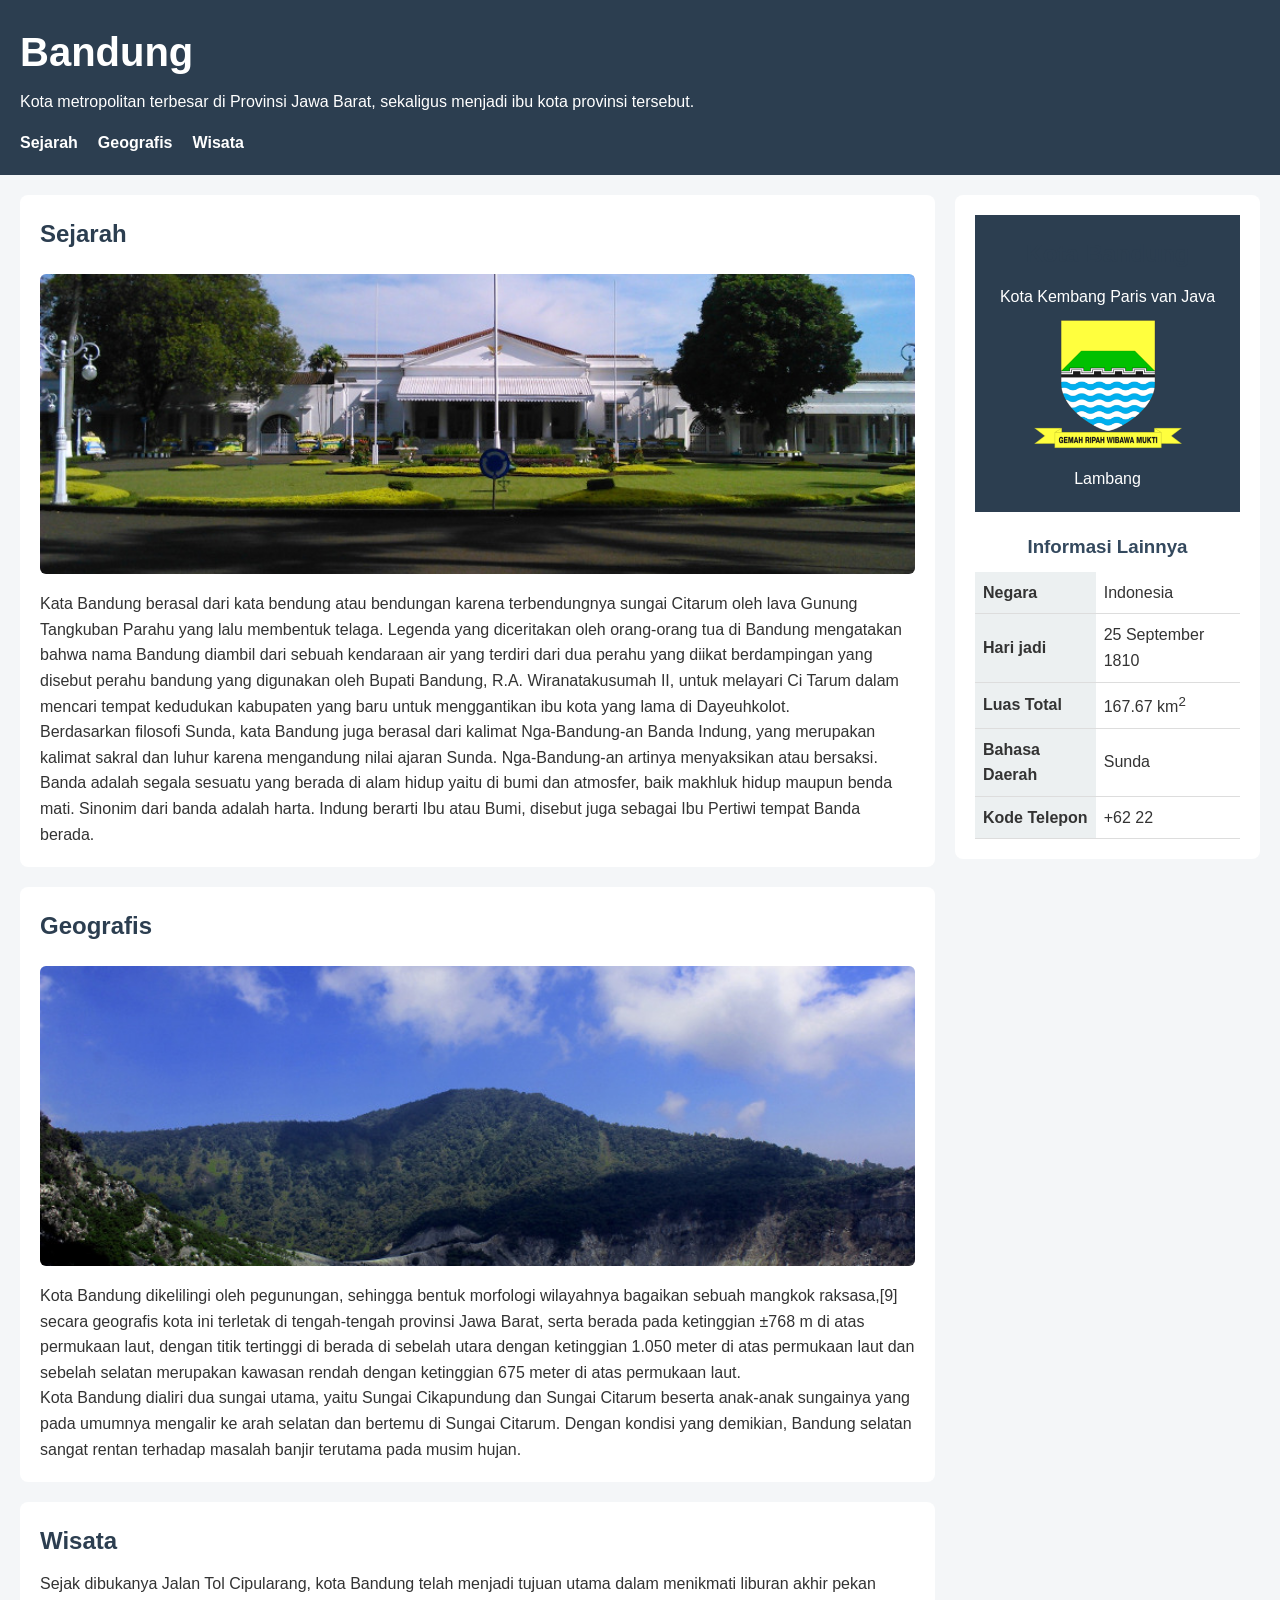
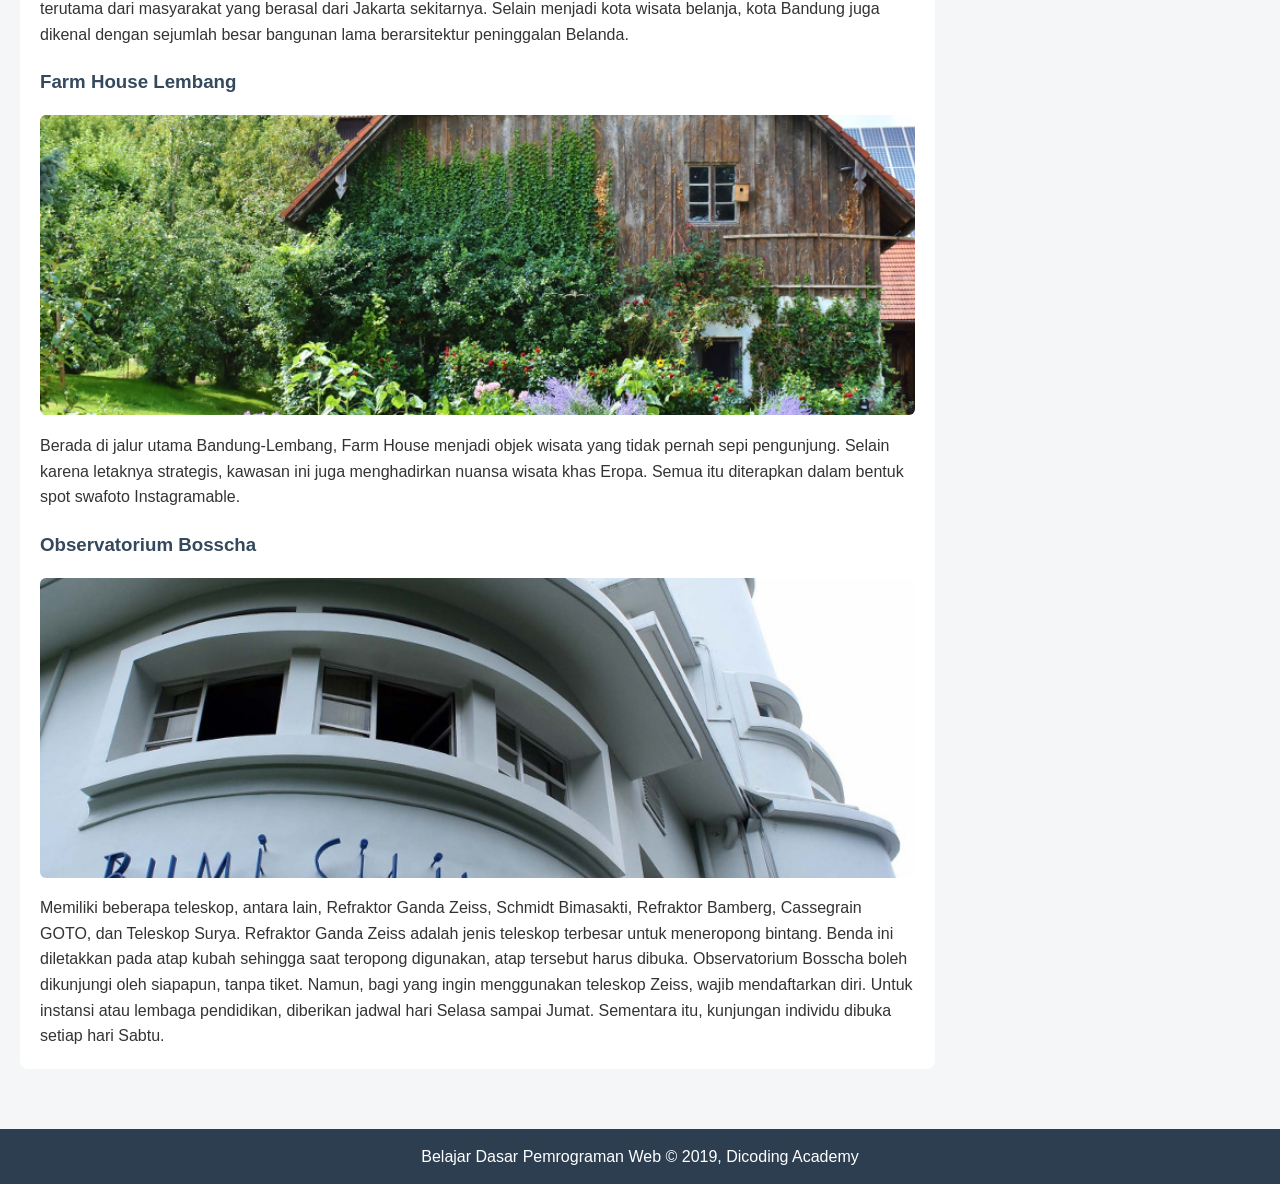
<file: index.html>
<!DOCTYPE html>
<html>
  <head>
    <meta charset="utf-8" />
    <title>Halaman Profil Bandung</title>
    <link rel="stylesheet" href="File CSS/stylebandung.css">
  </head>

  <body>
    <header>
      <h1>Bandung</h1>
      <p>
        Kota metropolitan terbesar di Provinsi Jawa Barat, sekaligus menjadi ibu kota provinsi
        tersebut.
      </p>

      <nav>
        <ul>
          <li>
            <a href="#sejarah">Sejarah</a>
          </li>
          <li>
            <a href="#geografis">Geografis</a>
          </li>
          <li>
            <a href="#wisata">Wisata</a>
          </li>
        </ul>
      </nav>
    </header>

    <main>
      <!-- Konten artikel -->
      <div id="content">
        <article id="sejarah">
          <h2>Sejarah</h2>
          <img src="image/history.jpg" alt="sejarah" />
          <p>
            Kata Bandung berasal dari kata bendung atau bendungan karena terbendungnya sungai
            Citarum oleh lava Gunung Tangkuban Parahu yang lalu membentuk telaga. Legenda yang
            diceritakan oleh orang-orang tua di Bandung mengatakan bahwa nama Bandung diambil dari
            sebuah kendaraan air yang terdiri dari dua perahu yang diikat berdampingan yang disebut
            perahu bandung yang digunakan oleh Bupati Bandung, R.A. Wiranatakusumah II, untuk
            melayari Ci Tarum dalam mencari tempat kedudukan kabupaten yang baru untuk menggantikan
            ibu kota yang lama di Dayeuhkolot.
          </p>

          <p>
            Berdasarkan filosofi Sunda, kata Bandung juga berasal dari kalimat Nga-Bandung-an Banda
            Indung, yang merupakan kalimat sakral dan luhur karena mengandung nilai ajaran Sunda.
            Nga-Bandung-an artinya menyaksikan atau bersaksi. Banda adalah segala sesuatu yang
            berada di alam hidup yaitu di bumi dan atmosfer, baik makhluk hidup maupun benda mati.
            Sinonim dari banda adalah harta. Indung berarti Ibu atau Bumi, disebut juga sebagai Ibu
            Pertiwi tempat Banda berada.
          </p>
        </article>

        <article id="geografis">
          <h2>Geografis</h2>
          <img src="image/geografis.jpg" alt="geografis" />
          <p>
            Kota Bandung dikelilingi oleh pegunungan, sehingga bentuk morfologi wilayahnya bagaikan
            sebuah mangkok raksasa,[9] secara geografis kota ini terletak di tengah-tengah provinsi
            Jawa Barat, serta berada pada ketinggian ±768 m di atas permukaan laut, dengan titik
            tertinggi di berada di sebelah utara dengan ketinggian 1.050 meter di atas permukaan
            laut dan sebelah selatan merupakan kawasan rendah dengan ketinggian 675 meter di atas
            permukaan laut.
          </p>

          <p>
            Kota Bandung dialiri dua sungai utama, yaitu Sungai Cikapundung dan Sungai Citarum
            beserta anak-anak sungainya yang pada umumnya mengalir ke arah selatan dan bertemu di
            Sungai Citarum. Dengan kondisi yang demikian, Bandung selatan sangat rentan terhadap
            masalah banjir terutama pada musim hujan.
          </p>
        </article>

        <article id="wisata">
          <h2>Wisata</h2>
          <p>
            Sejak dibukanya Jalan Tol Cipularang, kota Bandung telah menjadi tujuan utama dalam
            menikmati liburan akhir pekan terutama dari masyarakat yang berasal dari Jakarta
            sekitarnya. Selain menjadi kota wisata belanja, kota Bandung juga dikenal dengan
            sejumlah besar bangunan lama berarsitektur peninggalan Belanda.
          </p>

          <section>
            <h3>Farm House Lembang</h3>
            <img src="image/farm-house.jpg" alt="farm house" />
            <p>
              Berada di jalur utama Bandung-Lembang, Farm House menjadi objek wisata yang tidak
              pernah sepi pengunjung. Selain karena letaknya strategis, kawasan ini juga
              menghadirkan nuansa wisata khas Eropa. Semua itu diterapkan dalam bentuk spot swafoto
              Instagramable.
            </p>
          </section>

          <section>
            <h3>Observatorium Bosscha</h3>
            <img src="image/bosscha.jpg" alt="bosscha" />
            <p>
              Memiliki beberapa teleskop, antara lain, Refraktor Ganda Zeiss, Schmidt Bimasakti,
              Refraktor Bamberg, Cassegrain GOTO, dan Teleskop Surya. Refraktor Ganda Zeiss adalah
              jenis teleskop terbesar untuk meneropong bintang. Benda ini diletakkan pada atap kubah
              sehingga saat teropong digunakan, atap tersebut harus dibuka. Observatorium Bosscha
              boleh dikunjungi oleh siapapun, tanpa tiket. Namun, bagi yang ingin menggunakan
              teleskop Zeiss, wajib mendaftarkan diri. Untuk instansi atau lembaga pendidikan,
              diberikan jadwal hari Selasa sampai Jumat. Sementara itu, kunjungan individu dibuka
              setiap hari Sabtu.
            </p>
          </section>
        </article>
      </div>

      <!-- Konten samping -->
      <aside>
        <article>
          <header>
            <h2>Kota Bandung</h2>
            <p>Kota Kembang Paris van Java</p>
            <figure>
              <img src="image/bandung-badge.png" />
              <figcaption>Lambang</figcaption>
            </figure>
          </header>

          <section>
            <h3>Informasi Lainnya</h3>

            <table>
              <tr>
                <th>Negara</th>
                <td>Indonesia</td>
              </tr>
              <tr>
                <th>Hari jadi</th>
                <td>25 September 1810</td>
              </tr>
              <tr>
                <th>Luas Total</th>
                <td>167.67 km<sup>2</sup></td>
              </tr>
              <tr>
                <th>Bahasa Daerah</th>
                <td>Sunda</td>
              </tr>
              <tr>
                <th>Kode Telepon</th>
                <td>+62 22</td>
              </tr>
            </table>
          </section>
        </article>
      </aside>
    </main>

    <footer>
      <p>Belajar Dasar Pemrograman Web &#169; 2019, Dicoding Academy</p>
    </footer>
  </body>
</html>
</file>
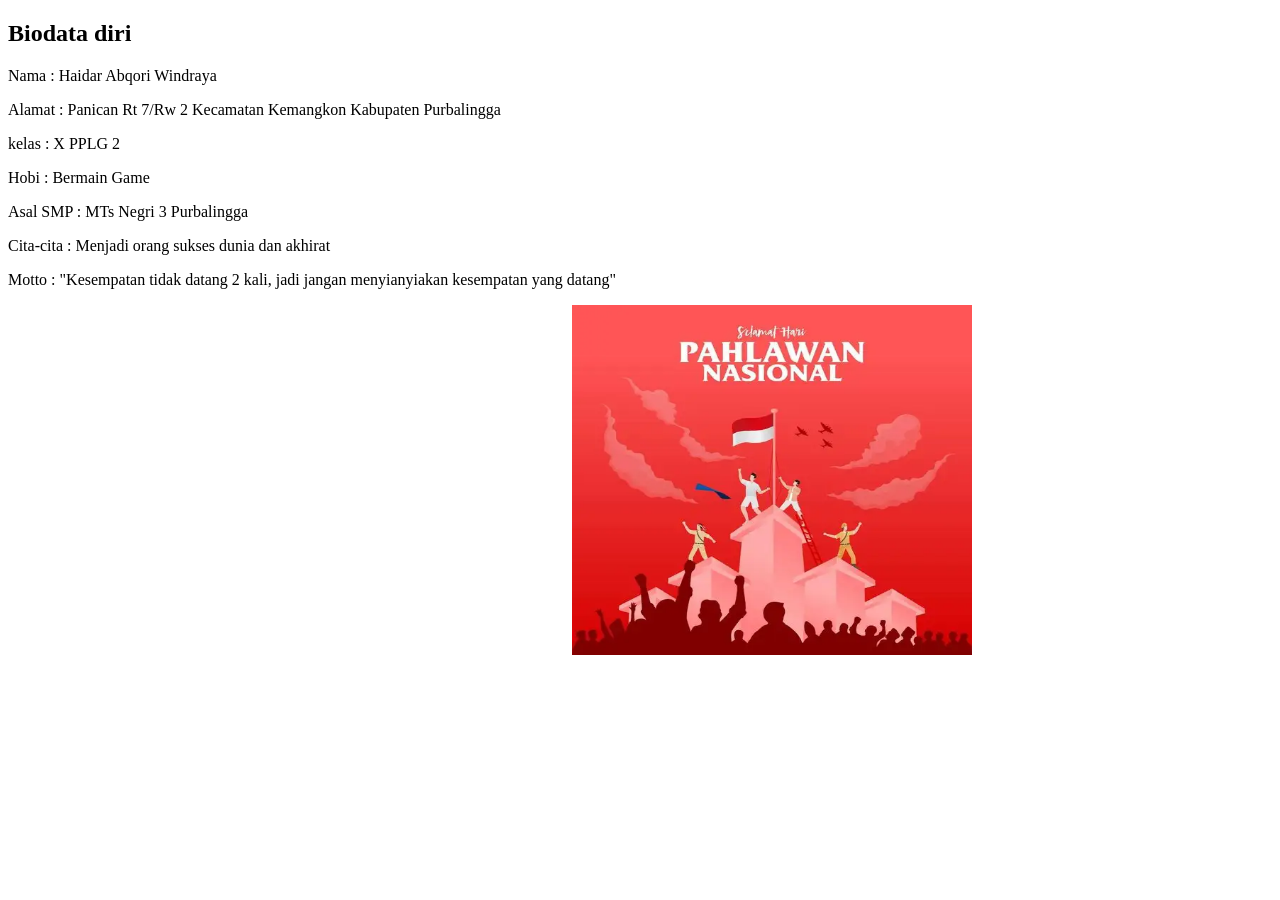
<file: biodata.html>
<!DOCTYPE html>
<html lang="en">
<head>
    <meta charset="UTF-8">
    <meta name="viewport" content="width=device-width, initial-scale=1.0">
    <title>Biodata diri</title>
</head>
<body>
    <h2>Biodata diri</h2>
    <p>
        Nama : Haidar Abqori Windraya
    </p>
    <p>
        Alamat : Panican Rt 7/Rw 2 Kecamatan Kemangkon Kabupaten Purbalingga
    </p>
    <p>
        kelas : X PPLG 2
    </p>
    <p>
        Hobi : Bermain Game
    </p>
    <p>
        Asal SMP : MTs Negri 3 Purbalingga
    </p>
    <p>
        Cita-cita :  Menjadi orang sukses dunia dan akhirat
    </p>
    <p>
        Motto : "Kesempatan tidak datang 2 kali, jadi jangan menyianyiakan kesempatan yang datang"
    </p>
    
    <iframe width="560" height="315" src="https://www.youtube.com/embed/1ucLq6JTxac?si=jteq66Y8T9PtTmmN" title="YouTube video player" frameborder="0" allow="accelerometer; autoplay; clipboard-write; encrypted-media; gyroscope; picture-in-picture; web-share" referrerpolicy="strict-origin-when-cross-origin" allowfullscreen></iframe>
    <img src="image/Hari_Pahlawan_9.width-800.format-webp.webp" alt="Gambar Poster Hari Pahlawan" width="400" height="350"
</body>
</html>
</file>
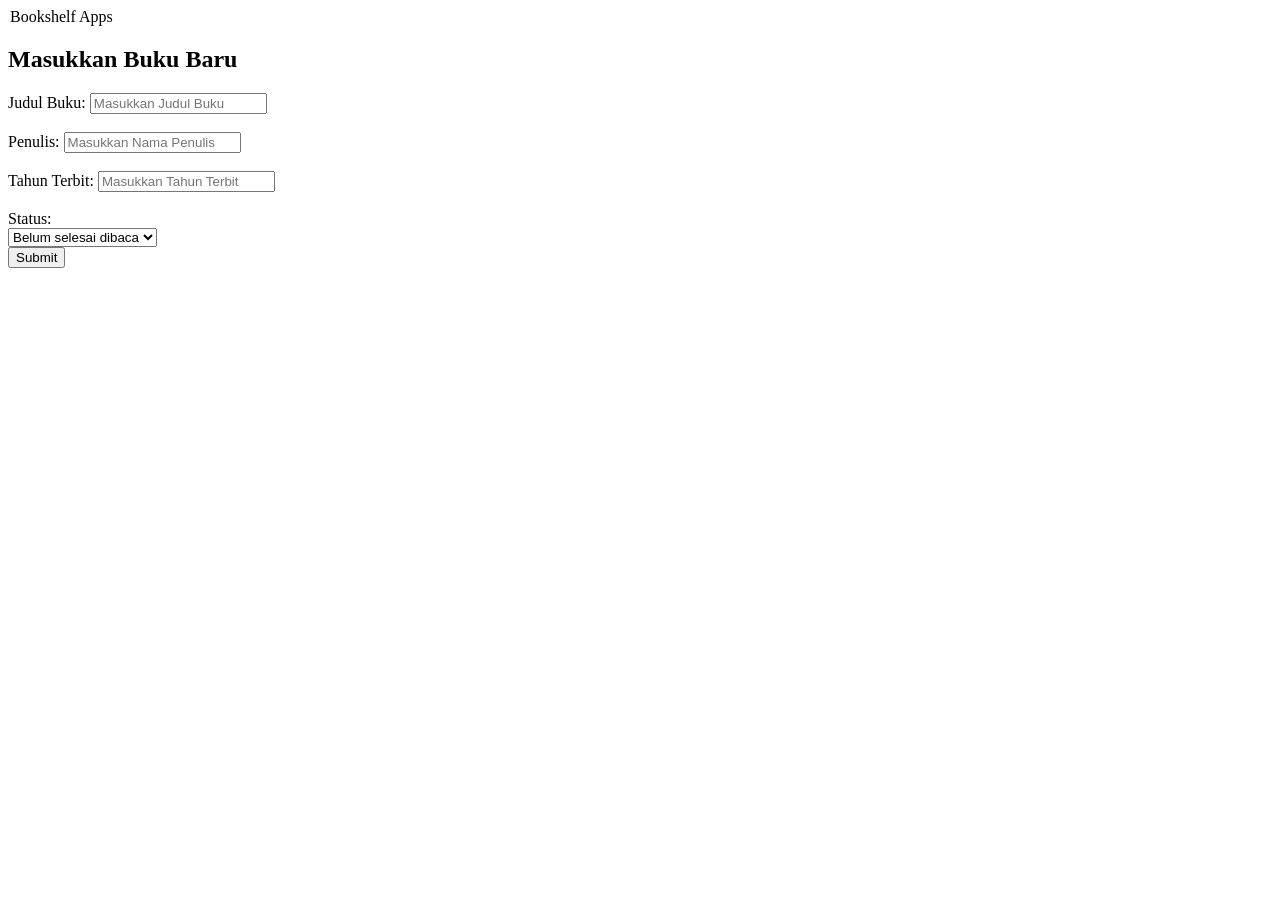
<file: bookshelf.html>
<!DOCTYPE html>
<html lang="en">
<head>
    <meta charset="UTF-8">
    <meta name="viewport" content="width=device-width, initial-scale=1.0">
    <title>Bookshelf</title>
</head>
<body>
    <form>
        <legend>Bookshelf Apps</legend>
        <h2>Masukkan Buku Baru</h2>
        <div>
            <label for="judul">Judul Buku:</label>
            <input type="text" id="judul" name="judul" placeholder="Masukkan Judul Buku"><br><br>
        </div>

        <div>
            <label for="penulis">Penulis:</label>
            <input type="text" id="penulis" name="penulis" placeholder="Masukkan Nama Penulis"><br><br>
        </div>

        <div>
            <label for="tahun">Tahun Terbit:</label>
            <input type="number" id="tahun" name="tahun" placeholder="Masukkan Tahun Terbit"><br><br>
        </div>

        <div>
            <div>
                <label for="status">Status:</label> <br /> 
                <select name="status" id="status"> 
                    <option value="belum">Belum selesai dibaca</option>
                    <option value="sudah">Sudah selesai dibaca</option>
                </select>
            </div>
        </div>

        <div>
            <button type="button" onclick="Tampilkandata()">Submit</button>
        </div>
    </form>
    <script>
        function Tampilkandata() {
            var judul = document.getElementById('judul').value;
            var penulis = document.getElementById('penulis').value;
            var tahun = document.getElementById('tahun').value;
            var status = document.getElementById('status').value;

            document.getElementById('output').innerHTML = 
                "Judul Buku: " + judul + "<br>" +
                "Penulis: " + penulis + "<br>" +
                "Tahun Terbit: " + tahun + "<br>" +
                "Status: " + (status === "belum" ? "Belum selesai dibaca" : "Sudah selesai dibaca");
        }
    </script>
    <div id="output"></div>
</body>
</html>
</file>
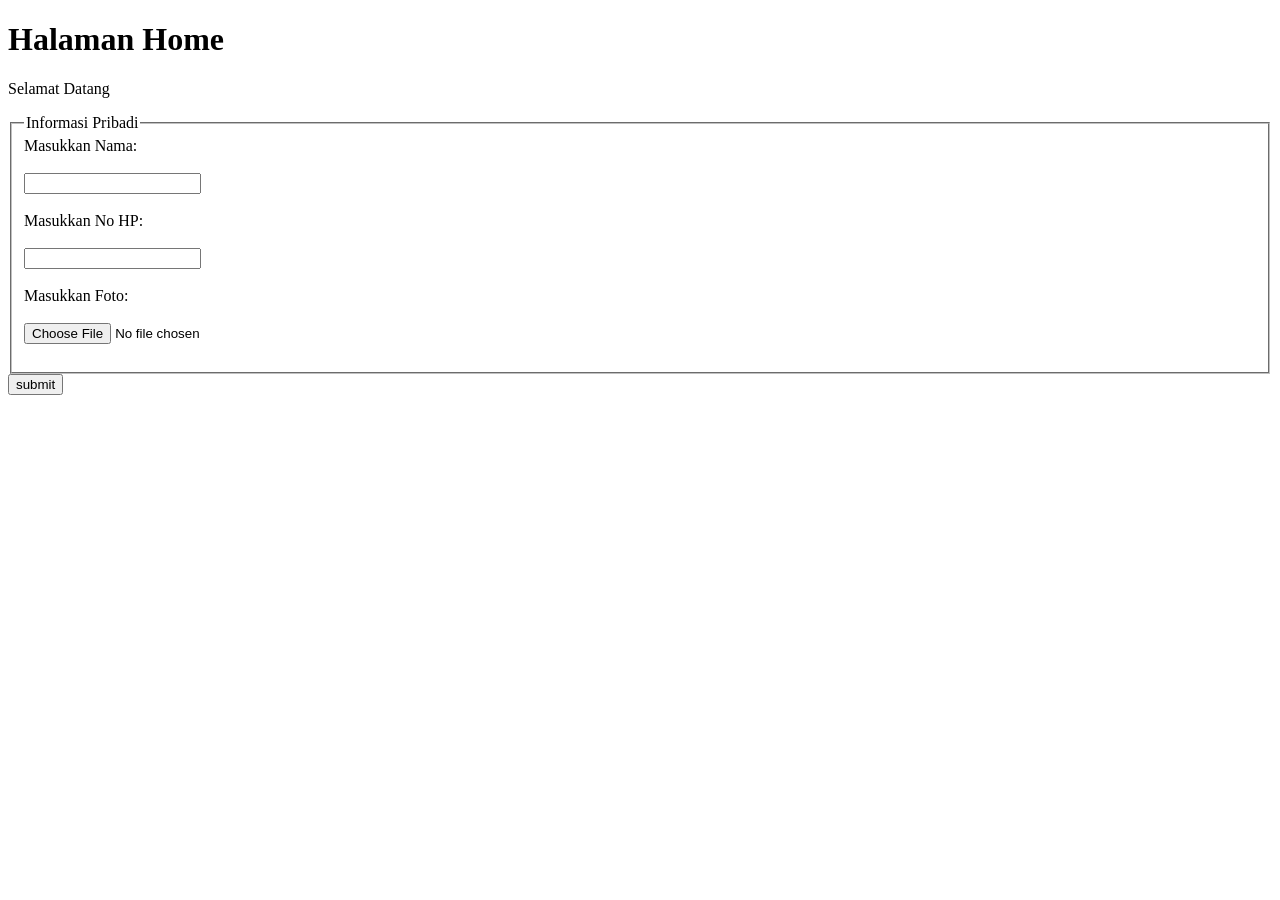
<file: dom.html>
<!DOCTYPE html>
<html lang="en">
<head>
    <meta charset="UTF-8">
    <meta name="viewport" content="width=device-width, initial-scale=1.0">
    <title>Dom</title>

</head>
<body>
    <h1 id="judul">Halaman Home</h1>
    <p>Selamat Datang</p>

    <form>
        <fieldset>
            <legend>Informasi Pribadi</legend>
            <label for="nama">Masukkan Nama:</label> <br><br>
            <input type="text" id="nama"> <br><br>
            <label for="no">Masukkan No HP:</label> <br><br>
            <input type="text" id="no"> <br><br>
            <label for="foto">Masukkan Foto:</label> <br><br>
            <input type="file" id="foto"> <br><br>
        </fieldset>
    </form>
    <button id="btn">submit</button> <br><br>
    
    <script>
        const btn = document.getElementById('btn');
        const judul = document.getElementById('judul');
        const paragraf = document.querySelector('p');
        const inputNama = document.getElementById('nama');
        const inputNo = document.getElementById('no');
        const inputFoto = document.getElementById('foto');
        

        btn.addEventListener('click' , function() {
            judul.innerText = 'Halaman Admin';
            judul.style.color = 'blue';
            paragraf.innerText = 'Selamat Datang ' + inputNama.value + ', hubungi ' + inputNo.value + ' Jika ada yang ingin ditanyakan';
            paragraf.style.color = 'blue';
            document.body.style.backgroundColor = 'yellow';
        });
        inputNama.addEventListener('input', function() {
            this.value = this.value.replace(/[^a-zA-Z\s]/g, '');
        });
        inputNo.addEventListener('input', function() {
            this.value = this.value.replace(/[^0-9]/g, '');
        });

        inputFoto.addEventListener('change', function() {
            const file = this.files[0];
            if (file) {
                const reader = new FileReader();
                reader.onload = function(e) {
                    const img = document.createElement('img');
                    img.src = e.target.result;
                    img.style.maxWidth = '200px';
                    document.body.appendChild(img);
                }
                reader.readAsDataURL(file);
            }
        });

    </script>
</body>
</html>
</file>
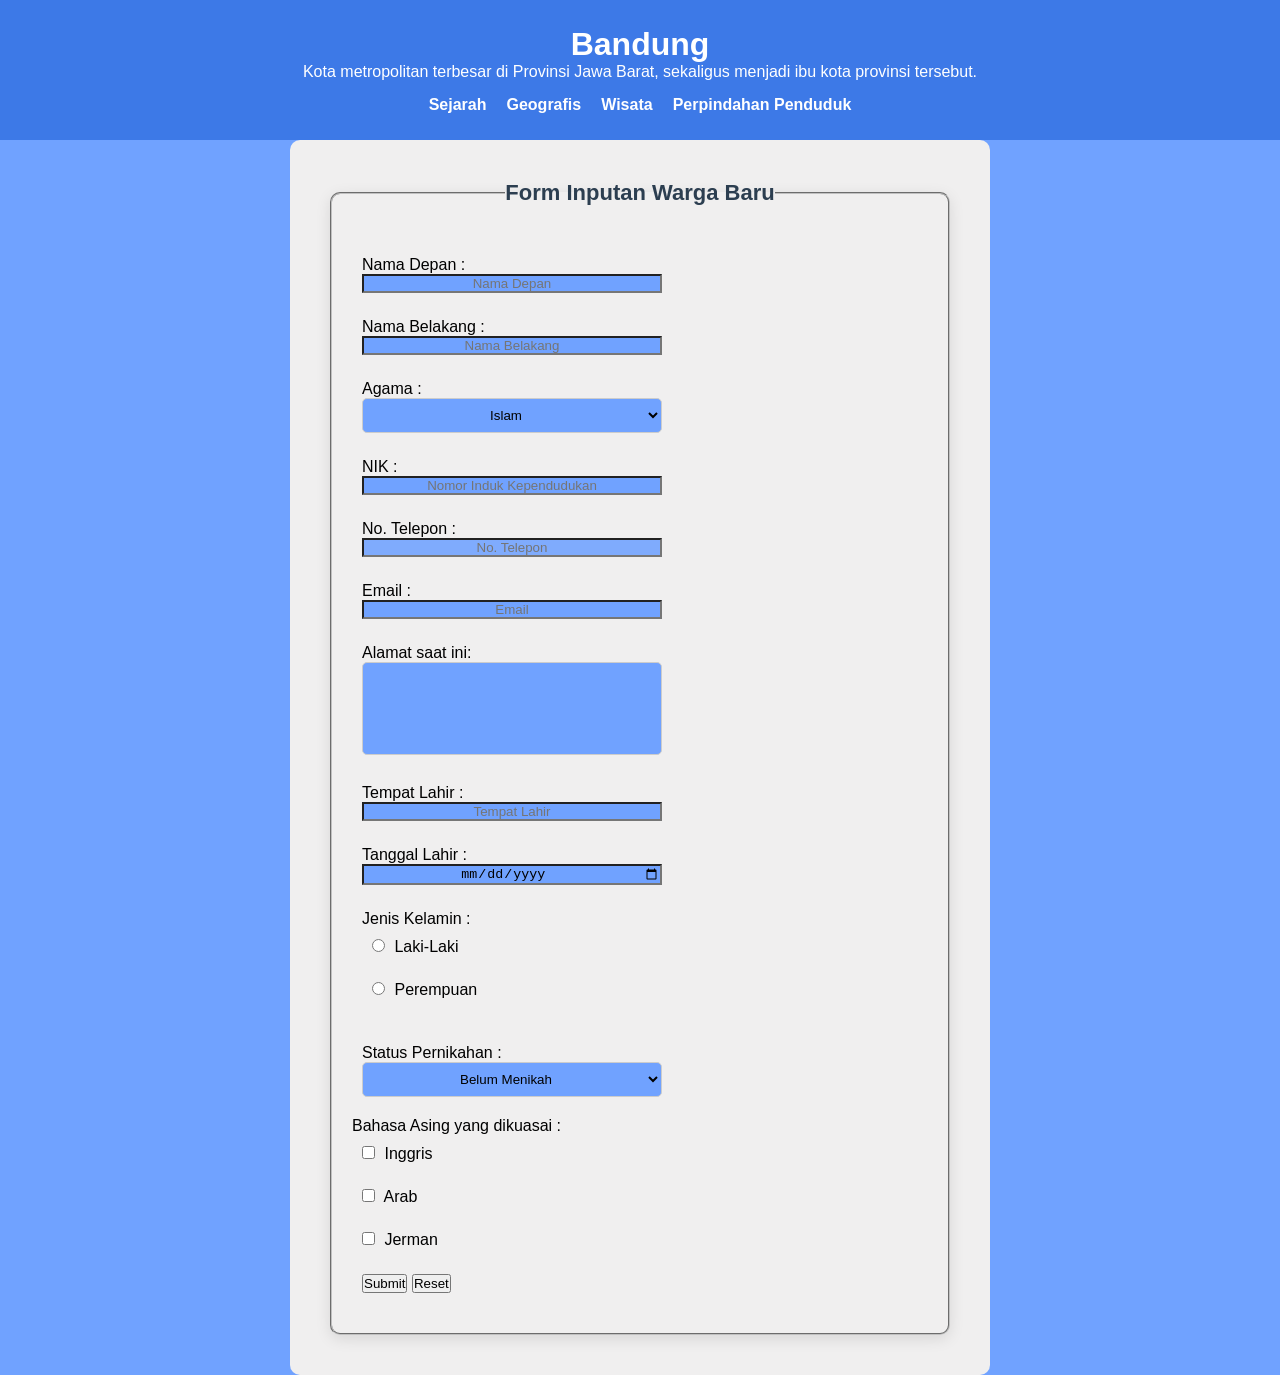
<file: form.html>
<!doctype html> <!-- Menandakan dokumen HTML versi terbaru -->
<html>
<head> 
    <title>Form Identitas Warga</title> <!-- Judul yang keluar di tab browser -->
    <link rel="stylesheet" href="File CSS/style4.css"/> <!-- Mengambil file CSS eksternal -->
</head> 
<body>
     <header id="atas">
      <h1>Bandung</h1>
      <p>
        Kota metropolitan terbesar di Provinsi Jawa Barat, sekaligus menjadi ibu kota provinsi
        tersebut.
      </p>

      <nav>
        <ul>
          <li>
            <a href="#sejarah">Sejarah</a>
          </li>
          <li>
            <a href="#geografis">Geografis</a>
          </li>
          <li>
            <a href="#wisata">Wisata</a>
          </li>
          <li>
            <a href="form.html" target="_blank">Perpindahan Penduduk</a>
          </li>
        </ul>
      </nav>
    </header>

    <form> <!-- Sebagai wadah bagi inputan user -->
        <fieldset> <!-- fieldset digunakan untuk mengelompokkan beberapa elemen dalam sebuah form -->
        <legend>Form Inputan Warga Baru</legend> <!-- legend digunakan untuk memberikan judul pada fieldset -->

            <div> <!-- Mengelompokkan beberapa elemen -->
                <label for="nama-depan">Nama Depan :</label> <br /> <!-- label digunakan untuk memberikan keterangan pada inputan, for digunakan untuk menghubungkan label dengan inputan -->
                <!--input type text untuk menuliskan type -->
                <input type="text" id="nama-depan" name="nama_depan" placeholder="Nama Depan" /> <!-- input digunakan untuk membuat inputan dengan beberapa jenis inputan, id digunakan untuk menghubungkan dengan label, name digunakan untuk memberikan nama pada inputan, placeholder digunakan untuk memberikan contoh inputan -->
            </div>

            <div>
                <label for="nama-belakang">Nama Belakang :</label> <br />
                <input type="text" id="nama-belakang" name="nama_belakang" placeholder="Nama Belakang" 
                />
            </div>

            <div>
                <label for="agama">Agama :</label> <br />
                <select name="agama" id="agama"> <!-- select digunakan untuk membuat dropdown, name digunakan untuk memberikan nama pada dropdown, id digunakan untuk menghubungkan dengan label -->
                    <option value="islam">Islam</option> <!-- option digunakan untuk membuat pilihan pada dropdown, value digunakan untuk memberikan nilai pada pilihan -->
                    <option value="kristen">Kristen Protestan</option>
                    <option value="katolik">Katolik</option>
                    <option value="hindu">Hindu</option>
                    <option value="buddha">Buddha</option>
                    <option value="konghucu">Konghucu</option>
                </select>
            </div>
            
            <div>
                <label for="NIK">NIK :</label> <br />
                <input type="tel" id="NIK" name="NIK" placeholder="Nomor Induk Kependudukan" pattern="0123456789"/>
            </div>
            
            <div>
                <label for="no-telepon">No. Telepon :</label> <br />
                <input type="tel" id="no-telepon" name="no_telepon" placeholder="No. Telepon" pattern="0123456789" />
            </div>
            
            <div>
                <label for="email">Email :</label> <br />
                <input type="email" id="email" name="email" placeholder="Email" />
            </div>

            <div>
                <label for="alamat">Alamat saat ini:</label> <br />
                <textarea id="alamat" name="alamat" rows="5" cols="33"></textarea> <!-- textarea digunakan untuk membuat inputan beberapa baris, rows digunakan untuk menentukan jumlah baris, cols digunakan untuk menentukan jumlah kolom -->
                <br />
            </div>


            <div>
                <label>Tempat Lahir :</label> <br />
                <input type="text" name="tempat-lahir" placeholder="Tempat Lahir"/> <br />
            </div>
            
            <div>
                <label>Tanggal Lahir :</label> <br />
                <input type="date" name="tgl_lahir"/> <br /> <!-- type date untuk inputan jenis tanggal (tanggal,bulan dan tahun)-->
            </div>
            
            <div>
                <label for="nama-belakang">Jenis Kelamin :</label> <br />
            
                <div>
                    <input id="lk" type="radio" name="jenis_kelamin" /> <!-- radio digunakan untuk membuat inputan yang hanya bisa dipilih satu, memiliki value laki-laki -->
                    <label for="lk">Laki-Laki</label>
                </div>
            
                <div>
                    <input id="pr" type="radio" name="jenis_kelamin" />
                    <label for="pr">Perempuan</label>
                </div>
            </div>

            <div>
                <label for="nikah">Status Pernikahan :</label> <br /> 
                <select name="nikah" id="nikah"> 
                    <option value="belum">Belum Menikah</option>
                    <option value="sudah">Sudah Menikah</option>
                </select>
            </div>
            
            <label for="nama-belakang">Bahasa Asing yang dikuasai :</label> <br />

            <div>
                <input id="inggris" type="checkbox" name="bahasa_asing" /> 
                <label for="inggris">Inggris</label>
            </div>

            <div>
                <input id="arab" type="checkbox" name="bahasa_asing" /> <!-- checkbox digunakan untuk membuat inputan yang bisa dipilih lebih dari satu, setiap checkbox memiliki value -->
                <label for="arab">Arab</label>
            </div>

            <div>
                <input id="jerman" type="checkbox" name="bahasa_asing" />
                <label for="jerman">Jerman</label>
            </div>

            <div class="button ">
                <button type="submit" class="btn-submit">Submit</button> <!-- button digunakan untuk membuat tombol, type digunakan untuk menentukan jenis tombol, class digunakan untuk memberikan kelas pada tombol -->
                <button type="reset" class="btn-reset">Reset</button> <!-- reset digunakan untuk membuat tombol yang dapat menghapus semua inputan yang telah diisi, class digunakan untuk memberikan kelas pada tombol -->
            </div>
        </fieldset>
    </form>
    <script src="File JS/script.js"></script> <!-- script digunakan untuk menghubungkan dengan file javascript, src digunakan untuk menentukan sumber file javascript -->
</body>
</html>
</file>
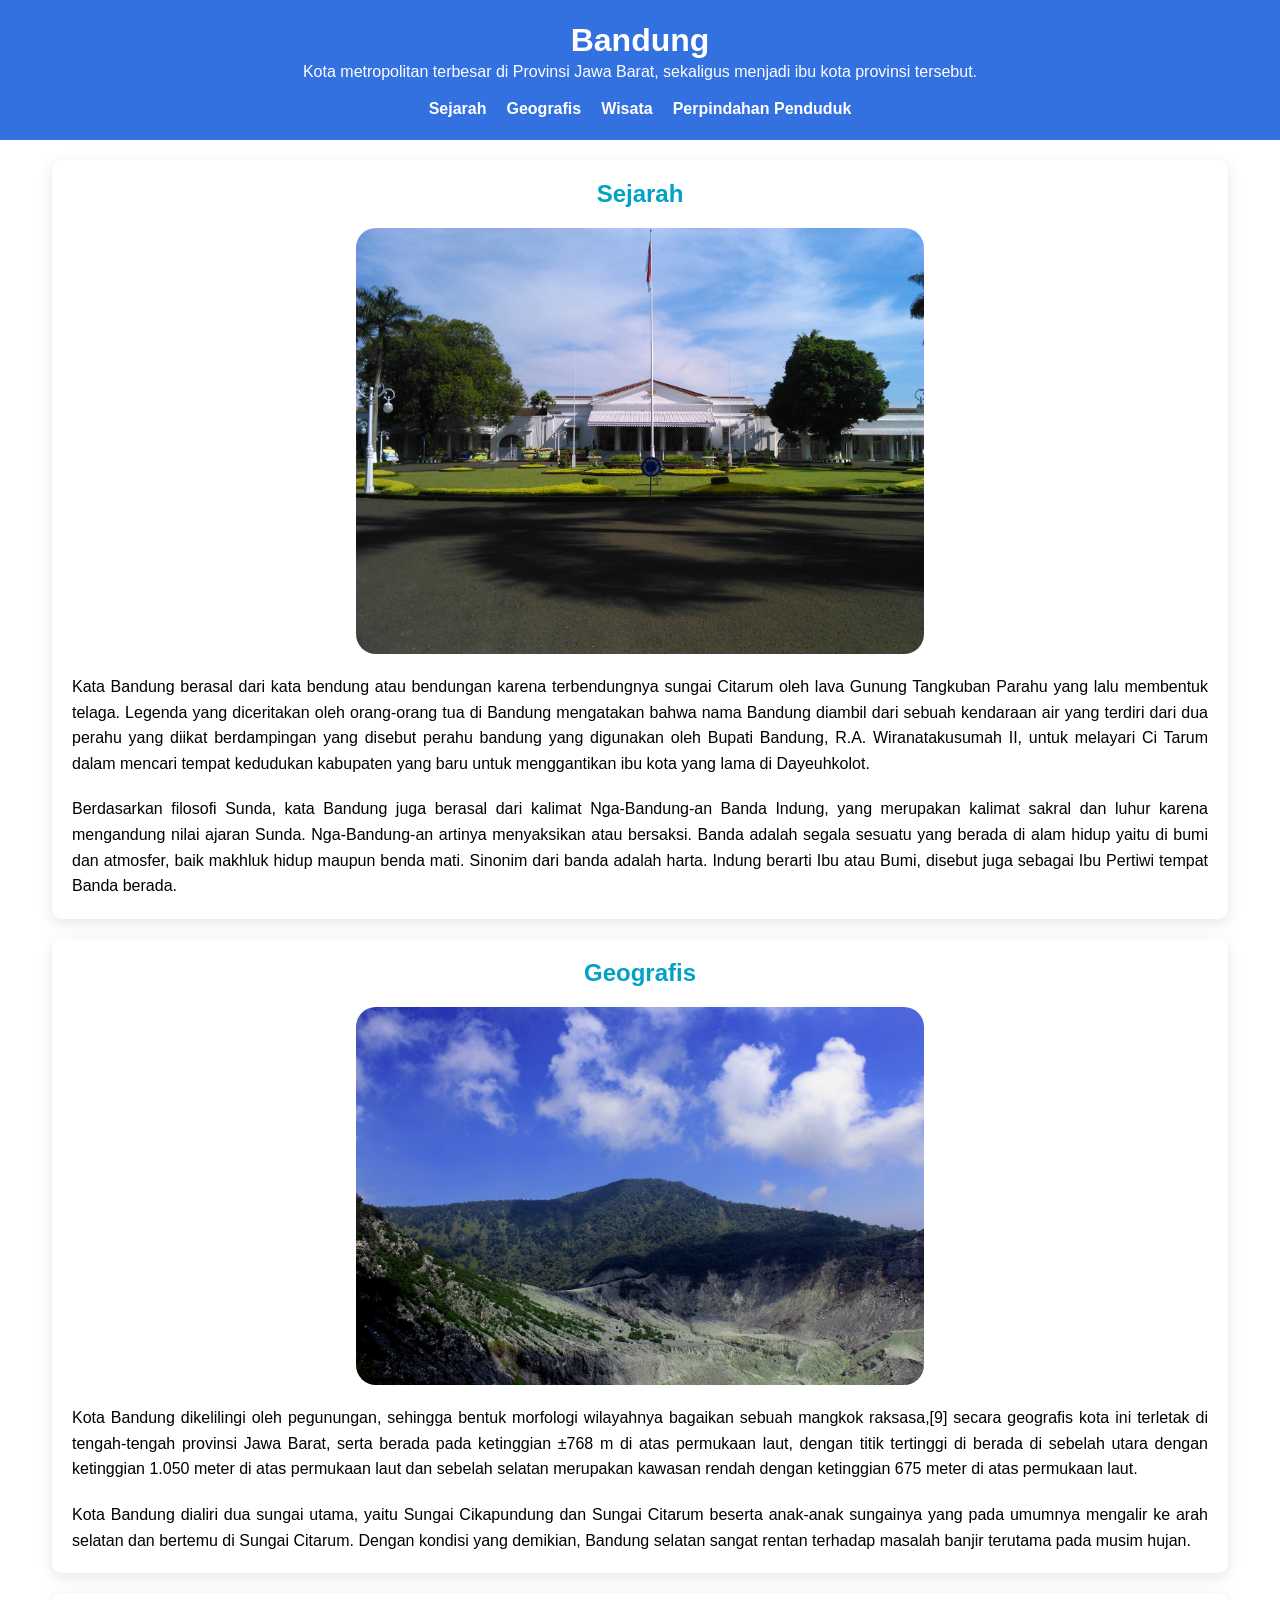
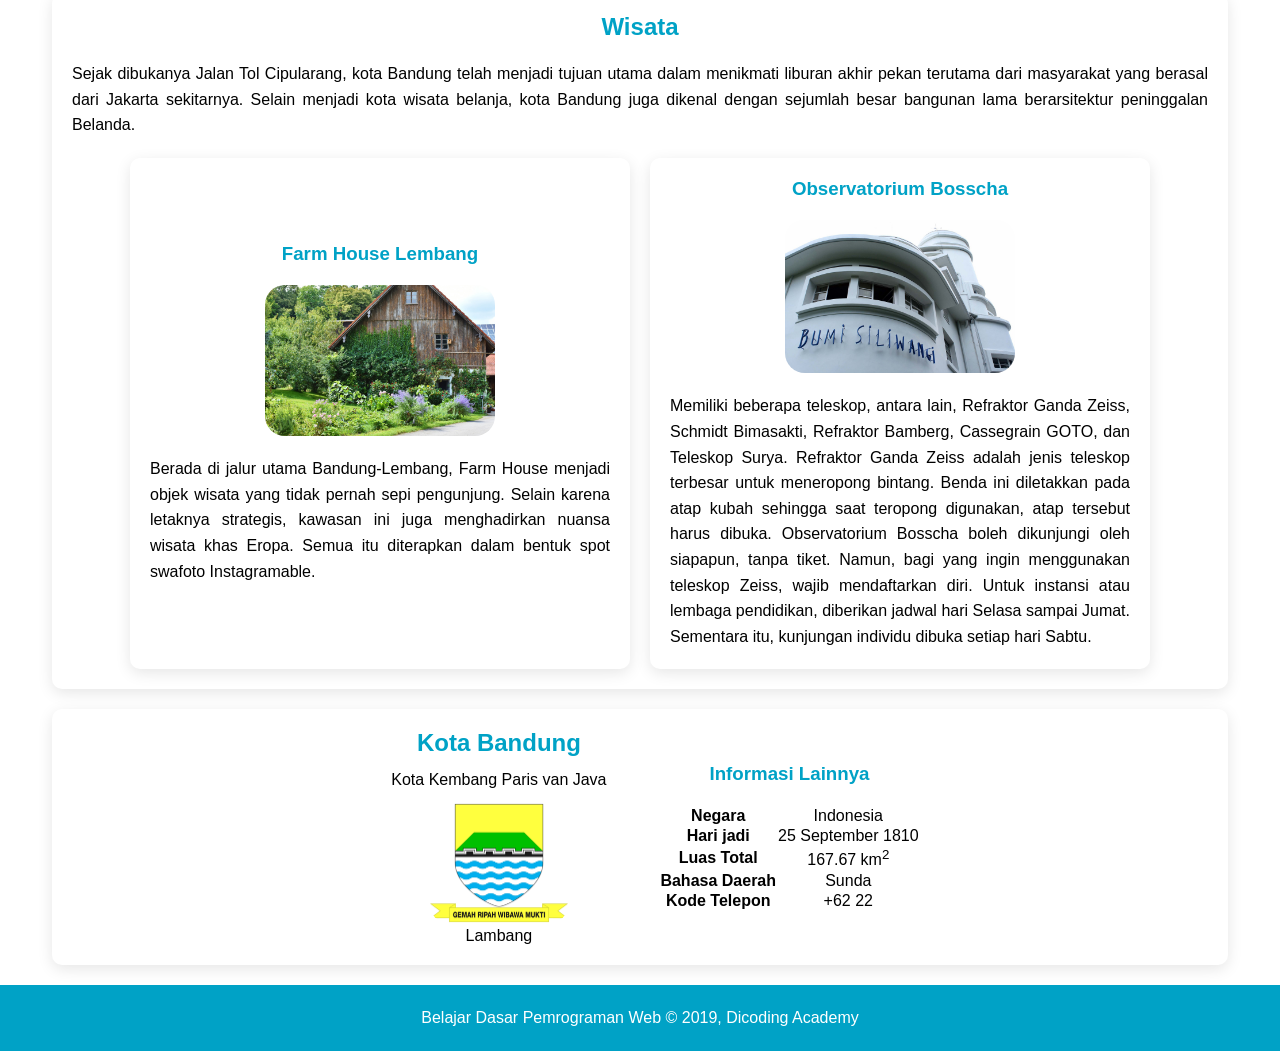
<file: index (1).html>
<!DOCTYPE html>
<html>
  <head>
    <meta charset="utf-8" />
    <title>Halaman Profil Bandung</title>

    <link rel="stylesheet" href="File CSS/style3.css"/>
  </head>

  <body>
    <header id="atas">
      <h1>Bandung</h1>
      <p>
        Kota metropolitan terbesar di Provinsi Jawa Barat, sekaligus menjadi ibu kota provinsi
        tersebut.
      </p>

      <nav>
        <ul>
          <li>
            <a href="#sejarah">Sejarah</a>
          </li>
          <li>
            <a href="#geografis">Geografis</a>
          </li>
          <li>
            <a href="#wisata">Wisata</a>
          </li>
          <li>
            <a href="form.html" target="_blank">Perpindahan Penduduk</a>
          </li>
        </ul>
      </nav>
    </header>

    <main class="utama">
      <div id="content">
        <article id="sejarah">
          <h2>Sejarah</h2>
          <img src="image/history.jpg" alt="sejarah" />
          <p>
            Kata Bandung berasal dari kata bendung atau bendungan karena terbendungnya sungai
            Citarum oleh lava Gunung Tangkuban Parahu yang lalu membentuk telaga. Legenda yang
            diceritakan oleh orang-orang tua di Bandung mengatakan bahwa nama Bandung diambil dari
            sebuah kendaraan air yang terdiri dari dua perahu yang diikat berdampingan yang disebut
            perahu bandung yang digunakan oleh Bupati Bandung, R.A. Wiranatakusumah II, untuk
            melayari Ci Tarum dalam mencari tempat kedudukan kabupaten yang baru untuk menggantikan
            ibu kota yang lama di Dayeuhkolot.
          </p>

          <p>
            Berdasarkan filosofi Sunda, kata Bandung juga berasal dari kalimat Nga-Bandung-an Banda
            Indung, yang merupakan kalimat sakral dan luhur karena mengandung nilai ajaran Sunda.
            Nga-Bandung-an artinya menyaksikan atau bersaksi. Banda adalah segala sesuatu yang
            berada di alam hidup yaitu di bumi dan atmosfer, baik makhluk hidup maupun benda mati.
            Sinonim dari banda adalah harta. Indung berarti Ibu atau Bumi, disebut juga sebagai Ibu
            Pertiwi tempat Banda berada.
          </p>
        </article>

        <article id="geografis">
          <h2>Geografis</h2>
          <img src="image/geografis.jpg" alt="geografis" />
          <p>
            Kota Bandung dikelilingi oleh pegunungan, sehingga bentuk morfologi wilayahnya bagaikan
            sebuah mangkok raksasa,[9] secara geografis kota ini terletak di tengah-tengah provinsi
            Jawa Barat, serta berada pada ketinggian ±768 m di atas permukaan laut, dengan titik
            tertinggi di berada di sebelah utara dengan ketinggian 1.050 meter di atas permukaan
            laut dan sebelah selatan merupakan kawasan rendah dengan ketinggian 675 meter di atas
            permukaan laut.
          </p>

          <p>
            Kota Bandung dialiri dua sungai utama, yaitu Sungai Cikapundung dan Sungai Citarum
            beserta anak-anak sungainya yang pada umumnya mengalir ke arah selatan dan bertemu di
            Sungai Citarum. Dengan kondisi yang demikian, Bandung selatan sangat rentan terhadap
            masalah banjir terutama pada musim hujan.
          </p>
        </article>

        <article id="wisata">
          <h2>Wisata</h2>
          <p>
            Sejak dibukanya Jalan Tol Cipularang, kota Bandung telah menjadi tujuan utama dalam
            menikmati liburan akhir pekan terutama dari masyarakat yang berasal dari Jakarta
            sekitarnya. Selain menjadi kota wisata belanja, kota Bandung juga dikenal dengan
            sejumlah besar bangunan lama berarsitektur peninggalan Belanda.
          </p>
          <section class="opsi">
            <section class="pilihan">
              <h3>Farm House Lembang</h3>
              <img src="image/farm-house.jpg" alt="farm house" />
              <p>
                Berada di jalur utama Bandung-Lembang, Farm House menjadi objek wisata yang tidak
                pernah sepi pengunjung. Selain karena letaknya strategis, kawasan ini juga
                menghadirkan nuansa wisata khas Eropa. Semua itu diterapkan dalam bentuk spot swafoto
                Instagramable.
              </p>
            </section>
  
            <section class="pilihan">
              <h3>Observatorium Bosscha</h3>
              <img src="image/bosscha.jpg" alt="bosscha" />
              <p>
                Memiliki beberapa teleskop, antara lain, Refraktor Ganda Zeiss, Schmidt Bimasakti,
                Refraktor Bamberg, Cassegrain GOTO, dan Teleskop Surya. Refraktor Ganda Zeiss adalah
                jenis teleskop terbesar untuk meneropong bintang. Benda ini diletakkan pada atap kubah
                sehingga saat teropong digunakan, atap tersebut harus dibuka. Observatorium Bosscha
                boleh dikunjungi oleh siapapun, tanpa tiket. Namun, bagi yang ingin menggunakan
                teleskop Zeiss, wajib mendaftarkan diri. Untuk instansi atau lembaga pendidikan,
                diberikan jadwal hari Selasa sampai Jumat. Sementara itu, kunjungan individu dibuka
                setiap hari Sabtu.
              </p>
            </section>
          </section>
        </article>
      </div>

      
      <aside>
        <article class="bandung">
          <header class="under">
            <h2>Kota Bandung</h2>
            <p>Kota Kembang Paris van Java</p>
            <figure>
              <img src="image/bandung-badge.png" />
              <figcaption>Lambang</figcaption>
            </figure>
          </header>

          <section class="tabel">
            <h3>Informasi Lainnya</h3>

            <table>
              <tr>
                <th>Negara</th>
                <td>Indonesia</td>
              </tr>
              <tr>
                <th>Hari jadi</th>
                <td>25 September 1810</td>
              </tr>
              <tr>
                <th>Luas Total</th>
                <td>167.67 km<sup>2</sup></td>
              </tr>
              <tr>
                <th>Bahasa Daerah</th>
                <td>Sunda</td>
              </tr>
              <tr>
                <th>Kode Telepon</th>
                <td>+62 22</td>
              </tr>
            </table>
          </section>
        </article>
      </aside>
    </main>

    <footer>
      <p>Belajar Dasar Pemrograman Web &#169; 2019, Dicoding Academy</p>
    </footer>
  </body>
</html>
</file>
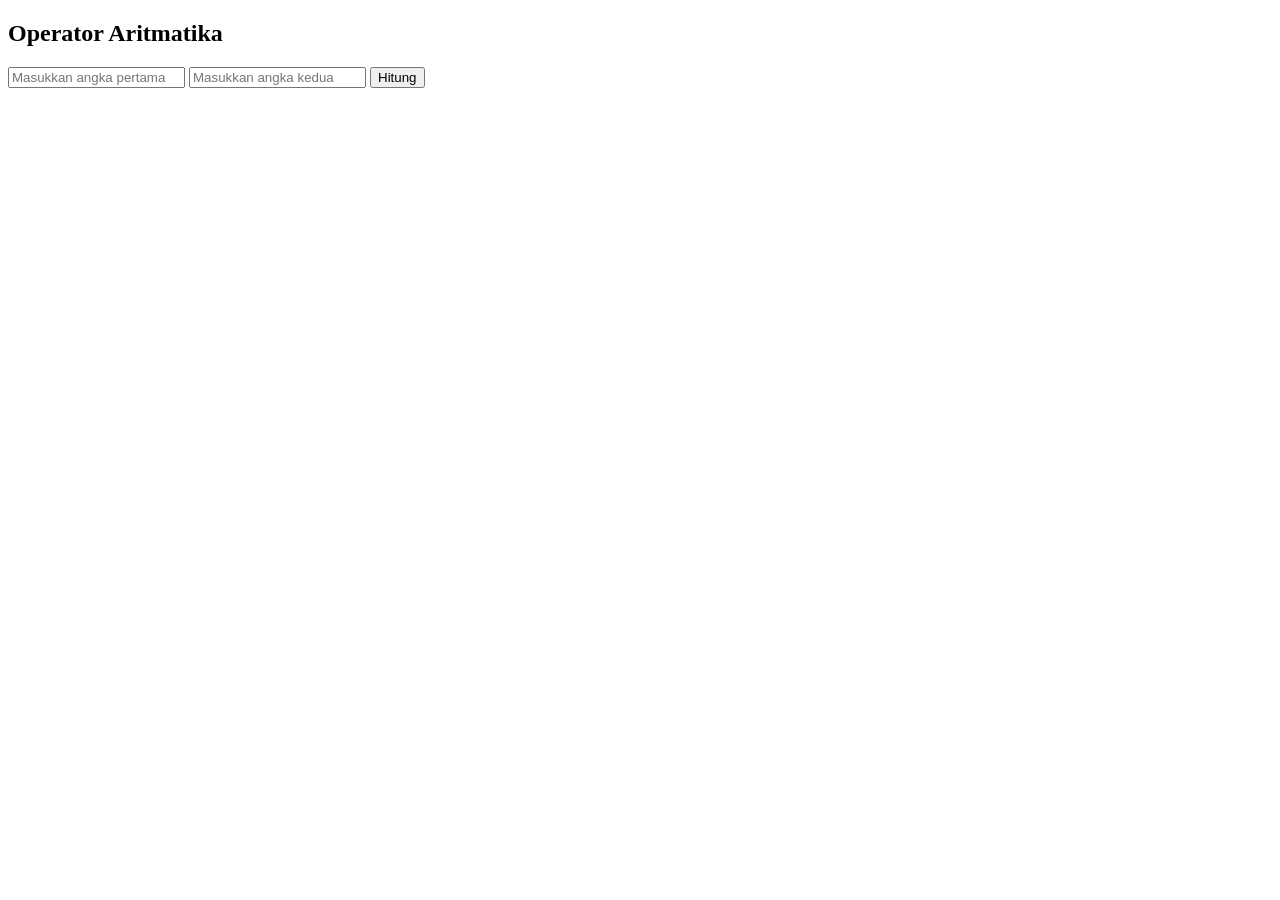
<file: latihanfungsi.html>
<!DOCTYPE html>
<html lang="en">
<head>
    <meta charset="UTF-8">
    <meta name="viewport" content="width=device-width, initial-scale=1.0">
    <title>Document</title>
</head>
<body>
    <h2>Operator Aritmatika</h2>

    <input type="number" id="num1" placeholder="Masukkan angka pertama">
    <input type="number" id="num2" placeholder="Masukkan angka kedua">
    <button onclick="hitung()">Hitung</button>
    <p id="output"></p>
</body>

<script>
    function hitung() {
        let a = parseInt(document.getElementById("num1").value);
        let b = parseInt(document.getElementById("num2").value);

        let penjumlahan = a + b;
        let pengurangan = a - b;
        let perkalian = a * b;
        let pembagian = a / b;
        let modulus = a % b;

        let hasil = "Penjumlahan: " + penjumlahan + "<br>" +
                    "Pengurangan: " + pengurangan + "<br>" +
                    "Perkalian: " + perkalian + "<br>" +
                    "Pembagian: " + pembagian + "<br>" +
                    "Modulus: " + modulus;

        document.getElementById("output").innerHTML = hasil;
    }
</script>

</html>
</file>
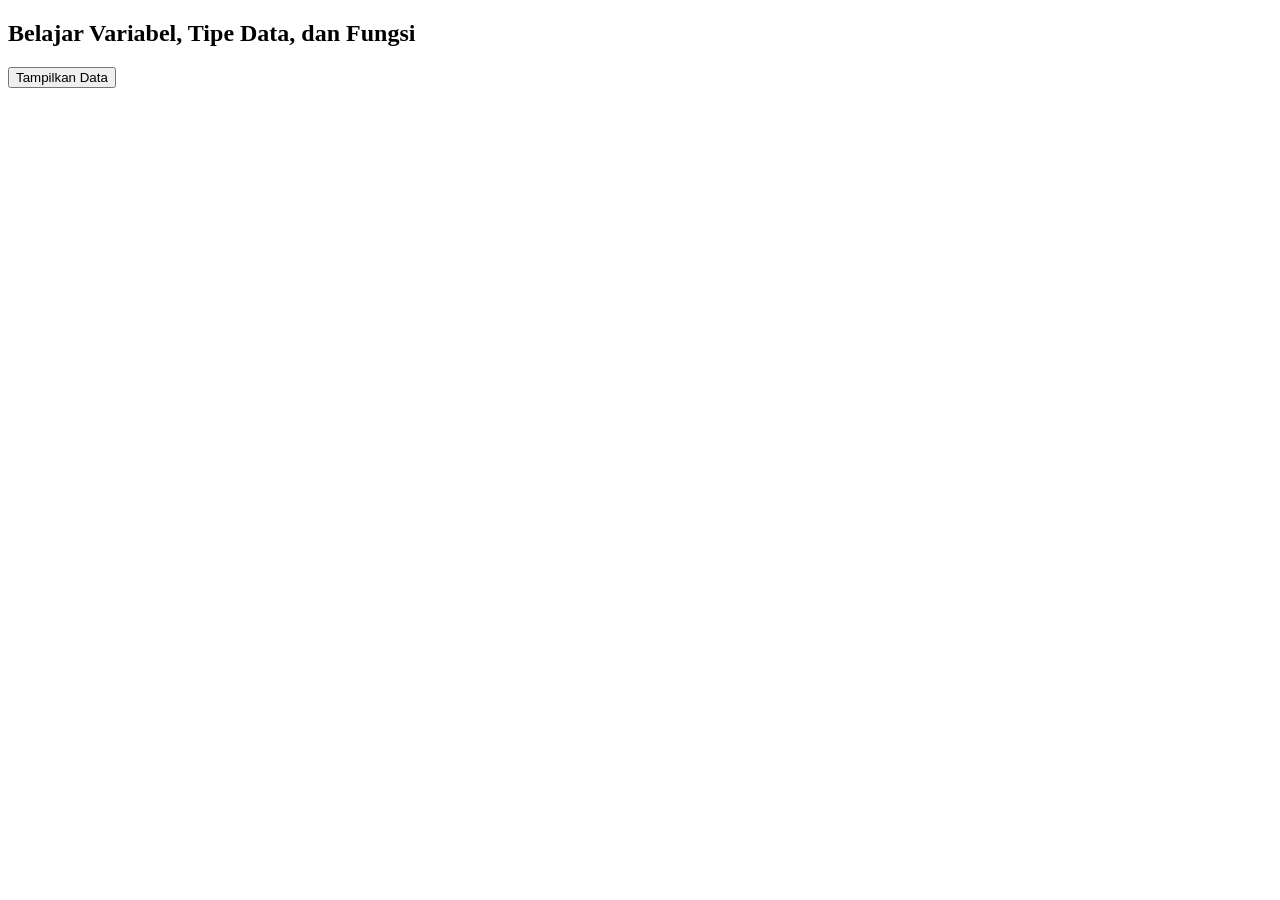
<file: latihanvar.html>
<!DOCTYPE html>
<html lang="en">
<head>
    <meta charset="UTF-8">
    <meta name="viewport" content="width=device-width, initial-scale=1.0">
    <title>Belajar Variabel dan Fungsi</title>
</head>
<body>
    <h2>Belajar Variabel, Tipe Data, dan Fungsi</h2>

    <button onclick="tampilkanData()">Tampilkan Data</button>

    <p id="output"></p>
</body>

<script>
    // Variabel dan Tipe Data
    let nama = "Andi";
    nama = "Budi"; // Mengubah nilai variabel
    let umur = 17;
    let tinggi = 165.5;
    let siswaAktif = true;

    // Fungsi
    function tampilkanData() {
        let hasil =
            nama +
            " berumur " +
            umur +
            " tahun, tinggi " +
            tinggi +
            " cm, dan status siswa aktif: " +
            siswaAktif;

        document.getElementById("output").innerHTML = hasil;
    }
</script>
</html>
</file>
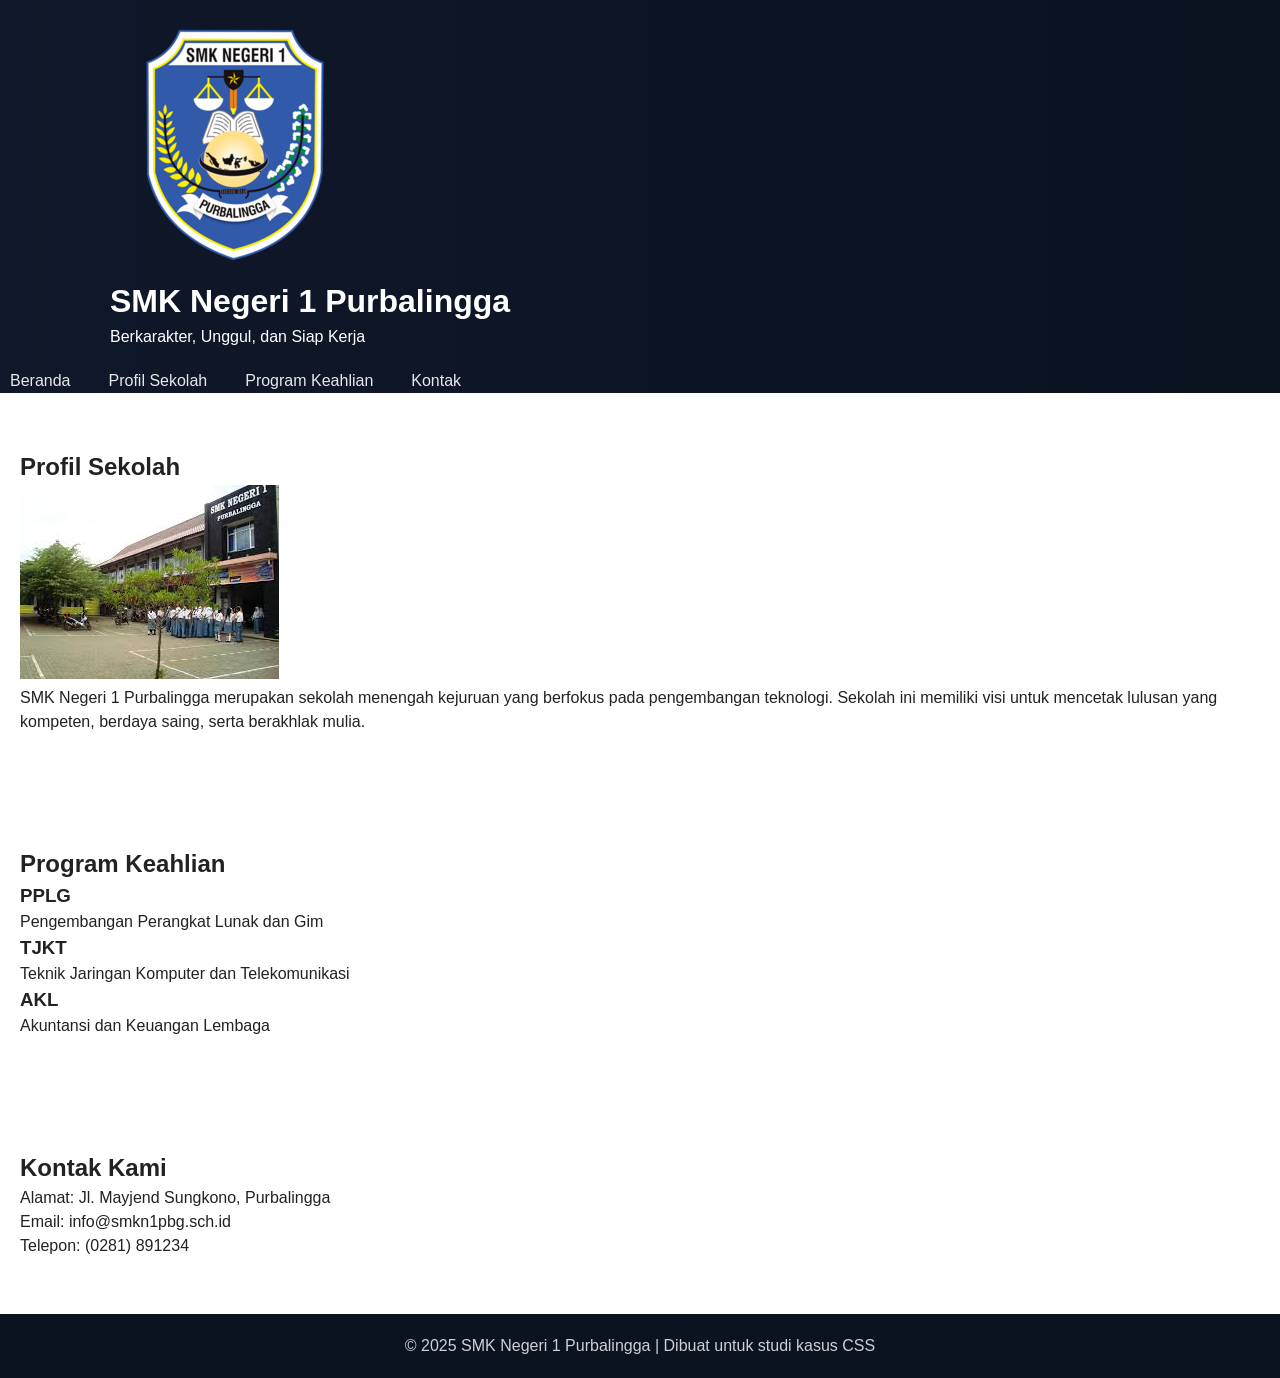
<file: profil_sekolah.html>
<!DOCTYPE html>
<html lang="en">
<head>
    <meta charset="UTF-8">
    <meta name="viewport" content="width=device-width, initial-scale=1.0">
    <title>Document</title>
    <link rel="stylesheet" href="File CSS/style2.css">
</head>
<body>

    <header>
        <div class="container">
            <img src="image/logo_SMK.png" alt="Logo Sekolah" class="logo">
            <h1>SMK Negeri 1 Purbalingga</h1>
            <p>Berkarakter, Unggul, dan Siap Kerja</p>
        </div>
        <nav>
            <ul>
                <li><a href="#beranda">Beranda</a></li>
                <li><a href="#profil">Profil Sekolah</a></li>
                <li><a href="#program">Program Keahlian</a></li>
                <li><a href="#kontak">Kontak</a></li>
            </ul>
        </nav>
    </header>

    <section id="profil" class="section">
        <h2>Profil Sekolah</h2>
        <img src="image/gedung_sekolah.jpg" alt="Gedung Sekolah">
        <div class="content">
            <p>
                SMK Negeri 1 Purbalingga merupakan sekolah menengah kejuruan yang berfokus pada pengembangan teknologi.
                Sekolah ini memiliki visi untuk mencetak lulusan yang kompeten, berdaya saing, serta berakhlak mulia.
            </p>
        </div>
    </section>
    
    <section id="program" class="section">
        <h2>Program Keahlian</h2>
        <div class="program-list">
            <div class="program-card">
                <h3>PPLG</h3>
                <p>Pengembangan Perangkat Lunak dan Gim</p>
            </div>
            <div class="program-card">
                <h3>TJKT</h3>
                <p>Teknik Jaringan Komputer dan Telekomunikasi</p>
            </div>
            <div class="program-card">
                <h3>AKL</h3>
                <p>Akuntansi dan Keuangan Lembaga</p>
            </div>
        </div>
    </section>

    <section id="kontak" class="section_contact">
        <h2>Kontak Kami</h2>
        <p>Alamat: Jl. Mayjend Sungkono, Purbalingga</p>
        <p>Email: info@smkn1pbg.sch.id</p>
        <p>Telepon: (0281) 891234</p>
    </section>

    <footer>
        <p>&copy; 2025 SMK Negeri 1 Purbalingga | Dibuat untuk studi kasus CSS </p>
    </footer>
</body>
</html>
</file>
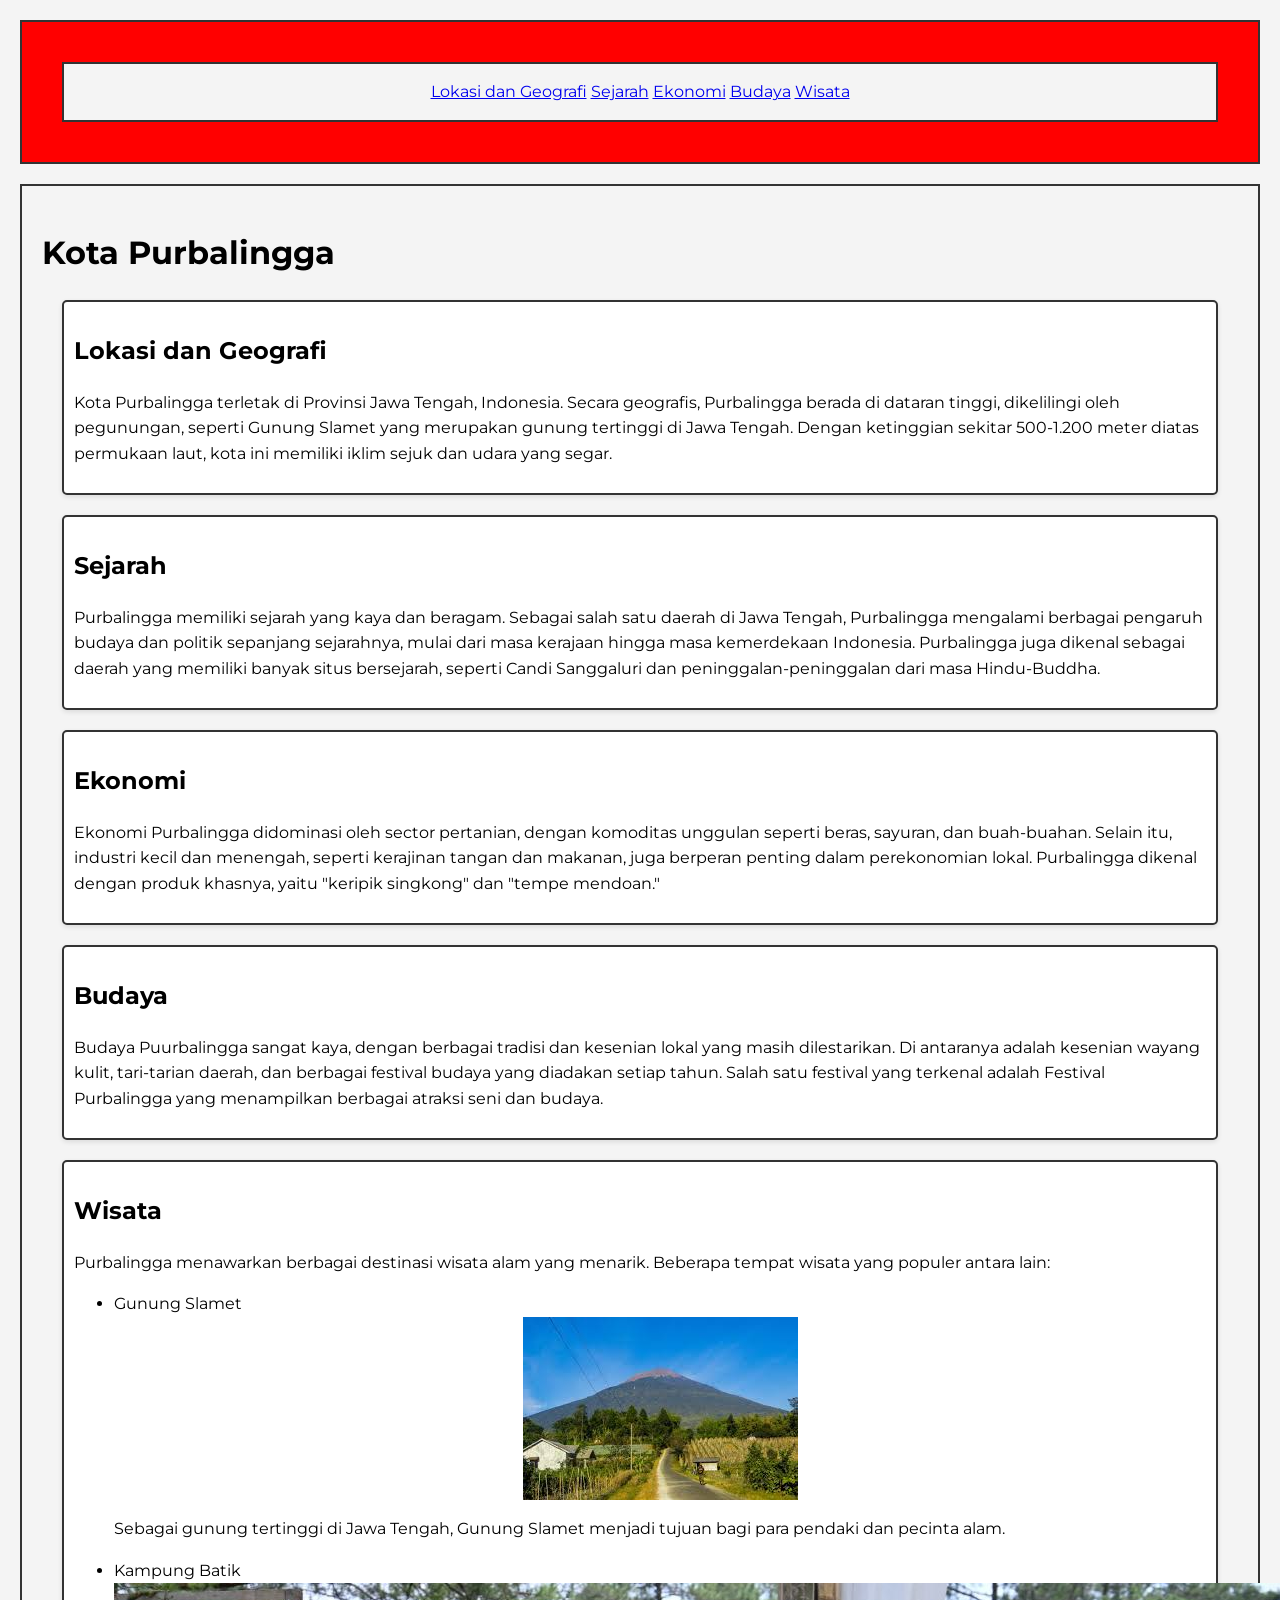
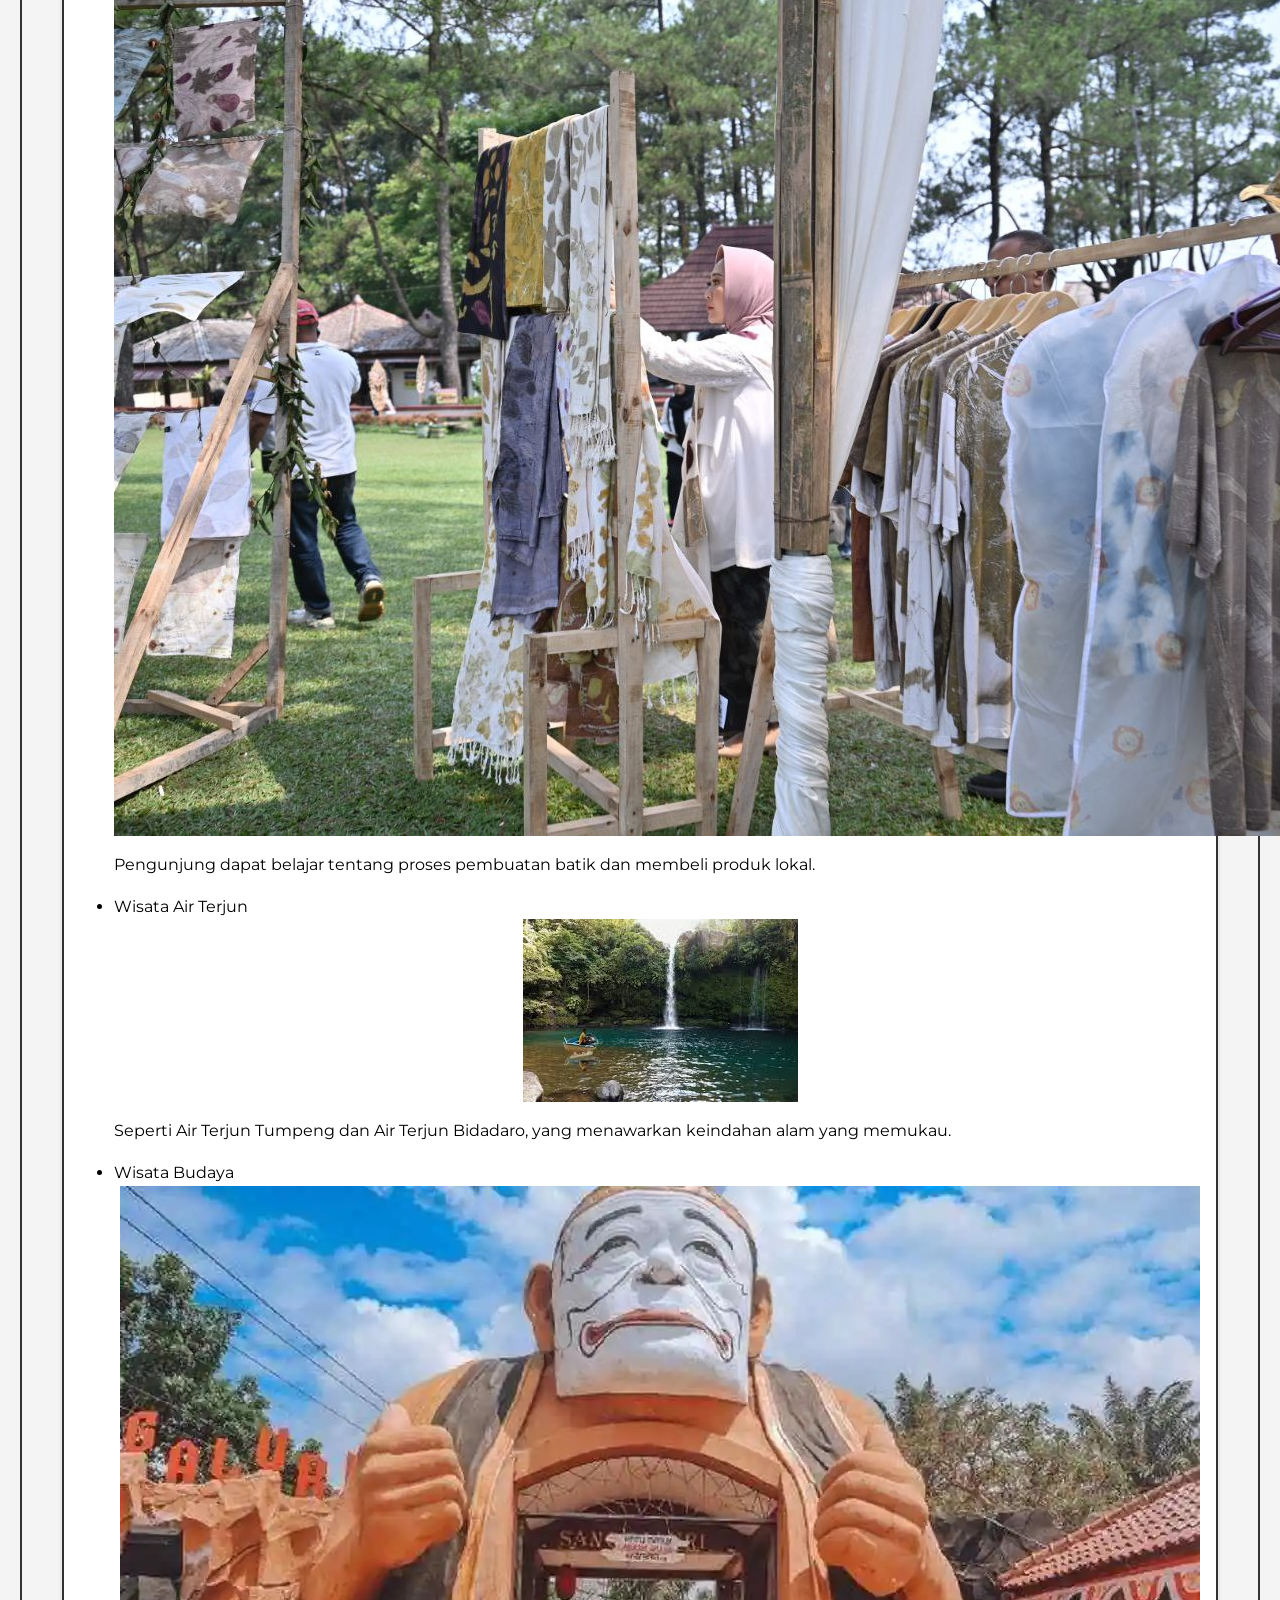
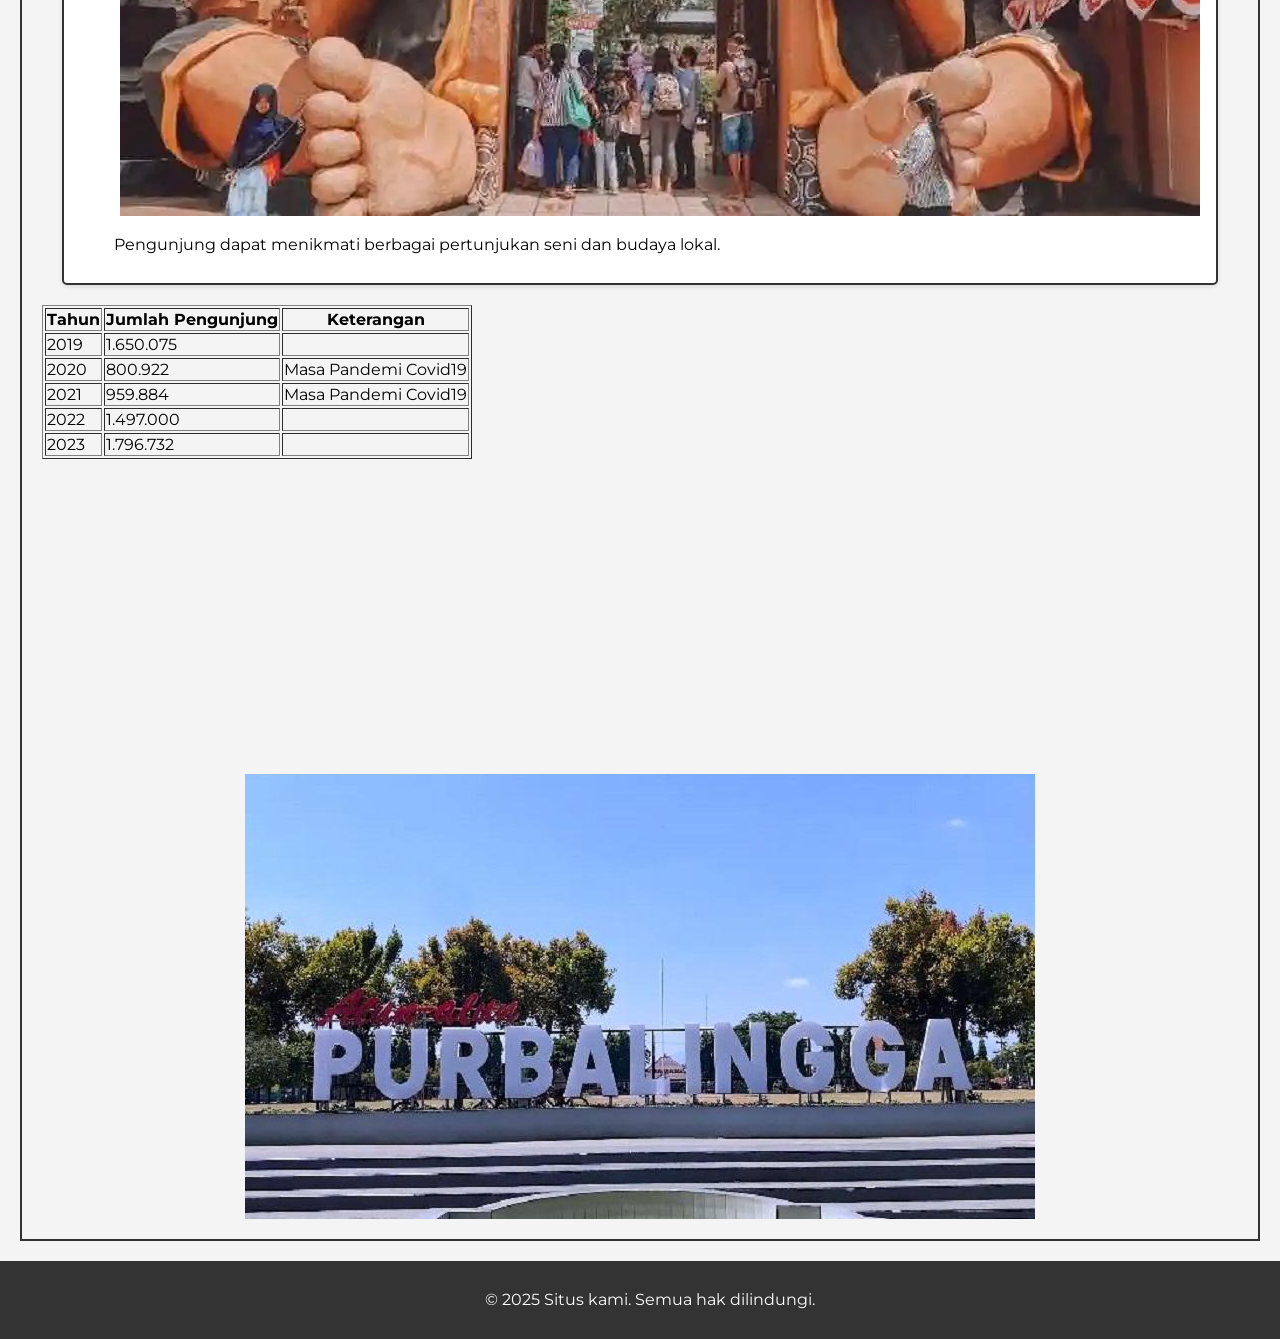
<file: Purbalingga.html>
<!DOCYTYPE html>
<html>
	<head>
		<meta charset="utf-8">
		<title>Halaman Profil Purbalingga</title>
		<link rel="stylesheet" href="File CSS/purbalingga.css">
	</head>

	<body>
		<header>
			<nav>
				<a href="#LokasidanGeografi">Lokasi dan Geografi</a>
				<a href="#Sejarah">Sejarah</a>
				<a href="#Ekonomi">Ekonomi</a>
				<a href="#Budaya">Budaya</a>
				<a href="#Wisata">Wisata</a>
			</nav>
		</header>

		<main>
			<h1>Kota Purbalingga</h1>
			<section id="LokasidanGeografi">
				<h2>Lokasi dan Geografi</h2>
				<p>
				Kota Purbalingga terletak di Provinsi Jawa Tengah, Indonesia.
				Secara geografis, Purbalingga berada di dataran tinggi, dikelilingi
				oleh pegunungan, seperti Gunung Slamet yang merupakan gunung tertinggi 
				di Jawa Tengah. Dengan ketinggian sekitar 500-1.200 meter diatas 
				permukaan laut, kota ini memiliki iklim sejuk dan udara yang segar.
			</section>

			<section id="Sejarah">
				<h2>Sejarah</h2>
				<p>
				Purbalingga memiliki sejarah yang kaya dan beragam. Sebagai salah satu 
				daerah di Jawa Tengah, Purbalingga mengalami berbagai pengaruh budaya 
				dan politik sepanjang sejarahnya, mulai dari masa kerajaan hingga masa 
				kemerdekaan Indonesia. Purbalingga juga dikenal sebagai daerah yang 
				memiliki banyak situs bersejarah, seperti Candi Sanggaluri dan 
				peninggalan-peninggalan dari masa Hindu-Buddha.
				</p>
			</section>

			<section id="Ekonomi">
				<h2>Ekonomi</h2>
				<p>
				Ekonomi Purbalingga didominasi oleh sector pertanian, dengan komoditas 
				unggulan seperti beras, sayuran, dan buah-buahan. Selain itu, industri 
				kecil dan menengah, seperti kerajinan tangan dan makanan, juga berperan 
				penting dalam perekonomian lokal. Purbalingga dikenal dengan produk 
				khasnya, yaitu "keripik singkong" dan "tempe mendoan."
				</p>
			</section>

			<section id="Budaya">
				<h2>Budaya</h2>
				<p>
				Budaya Puurbalingga sangat kaya, dengan berbagai tradisi dan kesenian 
				lokal yang masih dilestarikan. Di antaranya adalah kesenian wayang 
				kulit, tari-tarian daerah, dan berbagai festival budaya yang diadakan 
				setiap tahun. Salah satu festival yang terkenal adalah Festival 
				Purbalingga yang menampilkan berbagai atraksi seni dan budaya.
				</p>
			</section>

			<section id="Wisata">
			<h2>Wisata</h2>
			<p>
			Purbalingga menawarkan berbagai destinasi wisata alam yang menarik. 
			Beberapa tempat wisata yang populer antara lain:
			</p>

			<ul>
			<li>Gunung Slamet</li>
			<img src="image/download.jpg" alt="Gunung Slamet" width="auto" height="auto" style="display: block; margin: auto;">
			<p>
			Sebagai gunung tertinggi di Jawa Tengah, Gunung Slamet menjadi tujuan 
			bagi para pendaki dan pecinta alam.
			</p>
			<li>Kampung Batik</li>
			<img src="image/IMG_20231029_195441_839.jpg" alt="Kampung Batik" width="auto" height="auto" style="display: block; margin: auto;">
			<p>
			Pengunjung dapat belajar tentang proses pembuatan batik dan membeli 
			produk lokal.
			</p>
			<li>Wisata Air Terjun</li>
			<img src="image/download air terjun.jpeg" alt="Air Terjun" width="auto" height="auto" style="display: block; margin: auto;">
			<p>
			Seperti Air Terjun Tumpeng dan Air Terjun Bidadaro, yang menawarkan
			keindahan alam yang memukau.
			</p>
			<li>Wisata Budaya</li>
			<img src="image/Destinasi-Tempat-Wisata-Purbalingga.webp" alt="Tempat Wisata di Purbalingga" width="auto" height="auto" style="display: block; margin: auto;">
			<p>
			Pengunjung dapat menikmati berbagai pertunjukan seni dan budaya lokal.
			</p>
			</ul>
			</section>
	
			<table border="1">
  				<tr>
    				<th>Tahun</th>
    				<th>Jumlah Pengunjung</th>
    				<th>Keterangan</th>
  				</tr>
  				<tr>
    				<td>2019</td>
    				<td>1.650.075</td>
    				<td></td>
  				</tr>
  				<tr>
    				<td>2020</td>
    				<td>800.922</td>
    				<td>Masa Pandemi Covid19</td>
  				</tr>
  				<tr>
    				<td>2021</td>
   					<td>959.884</td>
   					<td>Masa Pandemi Covid19</td>
  				</tr>
  				<tr>
 					<td>2022</td>
    				<td>1.497.000</td>
    				<td></td>
  				</tr>
 			 	<tr>
    				<td>2023</td>
    				<td>1.796.732</td>
    				<td></td>
  				</tr>

			</table>
			
			<iframe width="560" height="315" src="https://www.youtube.com/embed/1ucLq6JTxac?si=oC3LM7-7PO8h1WFC" title="YouTube video player" frameborder="0" allow="accelerometer; autoplay; clipboard-write; encrypted-media; gyroscope; picture-in-picture; web-share" referrerpolicy="strict-origin-when-cross-origin" allowfullscreen style="display: block; margin: auto; border-radius: 5%;"></iframe>
			<img src="image/fakta_unik_purbalingga.jpg" alt="Gambar Purbalingga" width="auto" height="auto" style="display: block; margin: auto;">
		</main>
		<footer>
			<p>&copy; 2025 Situs kami. Semua hak dilindungi.</p>
		</footer>
	</body>

</html>
</file>
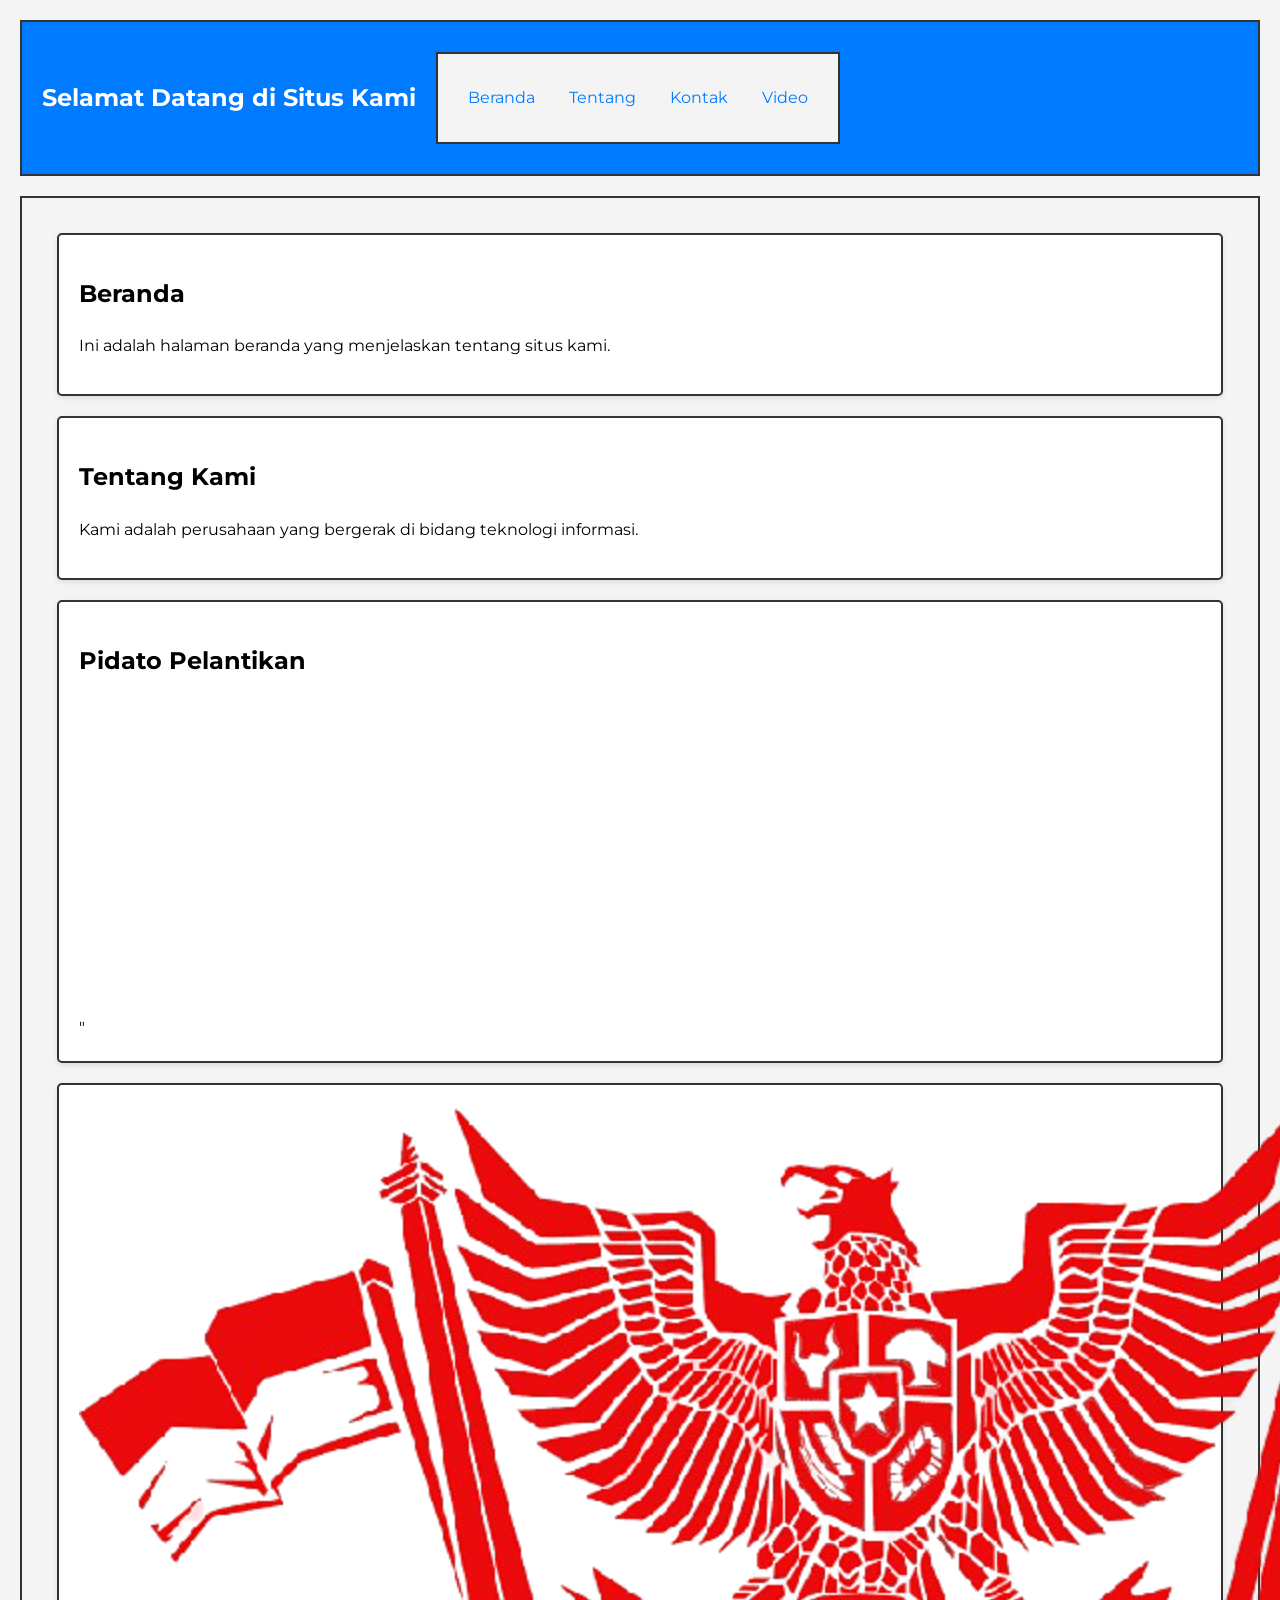
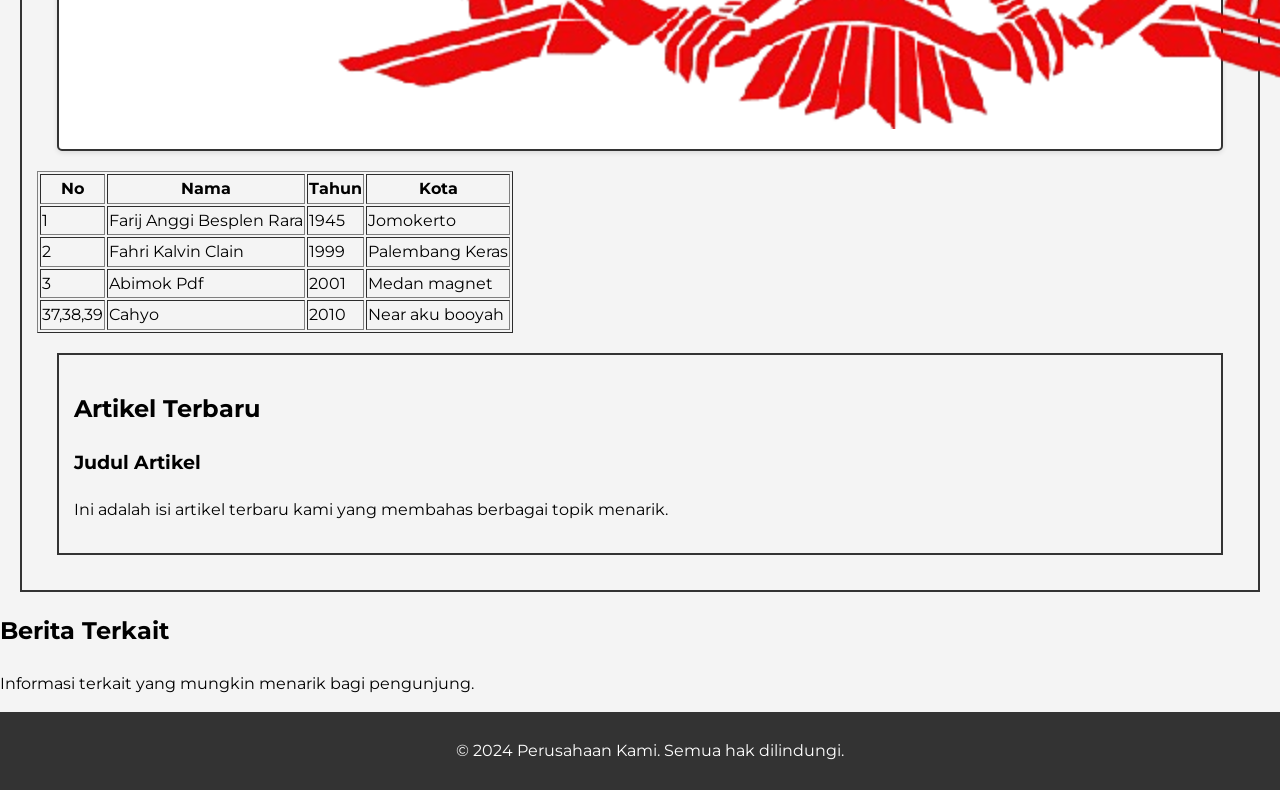
<file: semantic.html>
<!DOCTYPE html>
<html lang="en">
<head>
    <meta charset="UTF-8">
    <meta name="viewport" content="width=<device-width>, initial-scale=1.0">
    <title>Semantic html</title>
    <link rel="stylesheet" href="File CSS/semantic.css">
</head>
<body>
    <header>
        <h1>Selamat Datang di Situs Kami</h1>
        <nav>
            <ul>
                <li><a href="#beranda">Beranda</a></li>
                <li><a href="#tentang">Tentang</a></li>
                <li><a href="#kontak">Kontak</a></li>
                <li><a href="#video">Video</a></li>
            </ul>
        </nav>
    </header>

    <main>
        <section id="beranda">
            <h2>Beranda</h2>
            <p>Ini adalah halaman beranda yang menjelaskan tentang situs kami.</p>
        </section>

        <section id="tentang">
            <h2>Tentang Kami</h2>
            <p>Kami adalah perusahaan yang bergerak di bidang teknologi informasi.</p>
        </section>

        <section id="video">
            <h2>Pidato Pelantikan</h2>
            <iframe width="560" height="315" src="https://www.youtube.com/embed/XcxUYvrjiEU?si=jMliT_sYJaZrJWXv" title="YouTube video player" frameborder="0" allow="accelerometer; autoplay; clipboard-write; encrypted-media; gyroscope; picture-in-picture; web-share" referrerpolicy="strict-origin-when-cross-origin" allowfullscreen style="display: block; margin: auto; border-radius: 5%;"></iframe>"
        </section>

        <section id="kontak">
            <img src="image/download (4).png" alt="Gambar Garuda" width="auto" height="auto" style="display: block; margin: auto;">
        </section>

        <table border="1">
            <tr>
                <th>No</th>
                <th>Nama</th>
                <th>Tahun</th>
                <th>Kota</th>
            </tr>
            <tr>
                <td>1</td>
                <td>Farij Anggi Besplen Rara</td>
                <td>1945</td>
                <td>Jomokerto</td>
            </tr>
            <tr>
                <td>2</td>
                <td>Fahri Kalvin Clain</td>
                <td>1999</td>
                <td>Palembang Keras</td>
            </tr>
            <tr>
                <td>3</td>
                <td>Abimok Pdf</td>
                <td>2001</td>
                <td>Medan magnet</td>
            </tr>
            <tr>
                <td>37,38,39</td>
                <td>Cahyo</td>
                <td>2010</td>
                <td>Near aku booyah</td>
            </tr>
        </table>
        <article>
            <h2>Artikel Terbaru</h2>
            <h3>Judul Artikel</h3>
            <p>Ini adalah isi artikel terbaru kami yang membahas berbagai topik menarik.</p>
        </article>
    </main>

    <aside>
        <h2>Berita Terkait</h2>
        <p>Informasi terkait yang mungkin menarik bagi pengunjung.</p>
    </aside>

    <footer>
        <p>&copy; 2024 Perusahaan Kami. Semua hak dilindungi.</p>
    </footer>
</body>
</html>
</file>
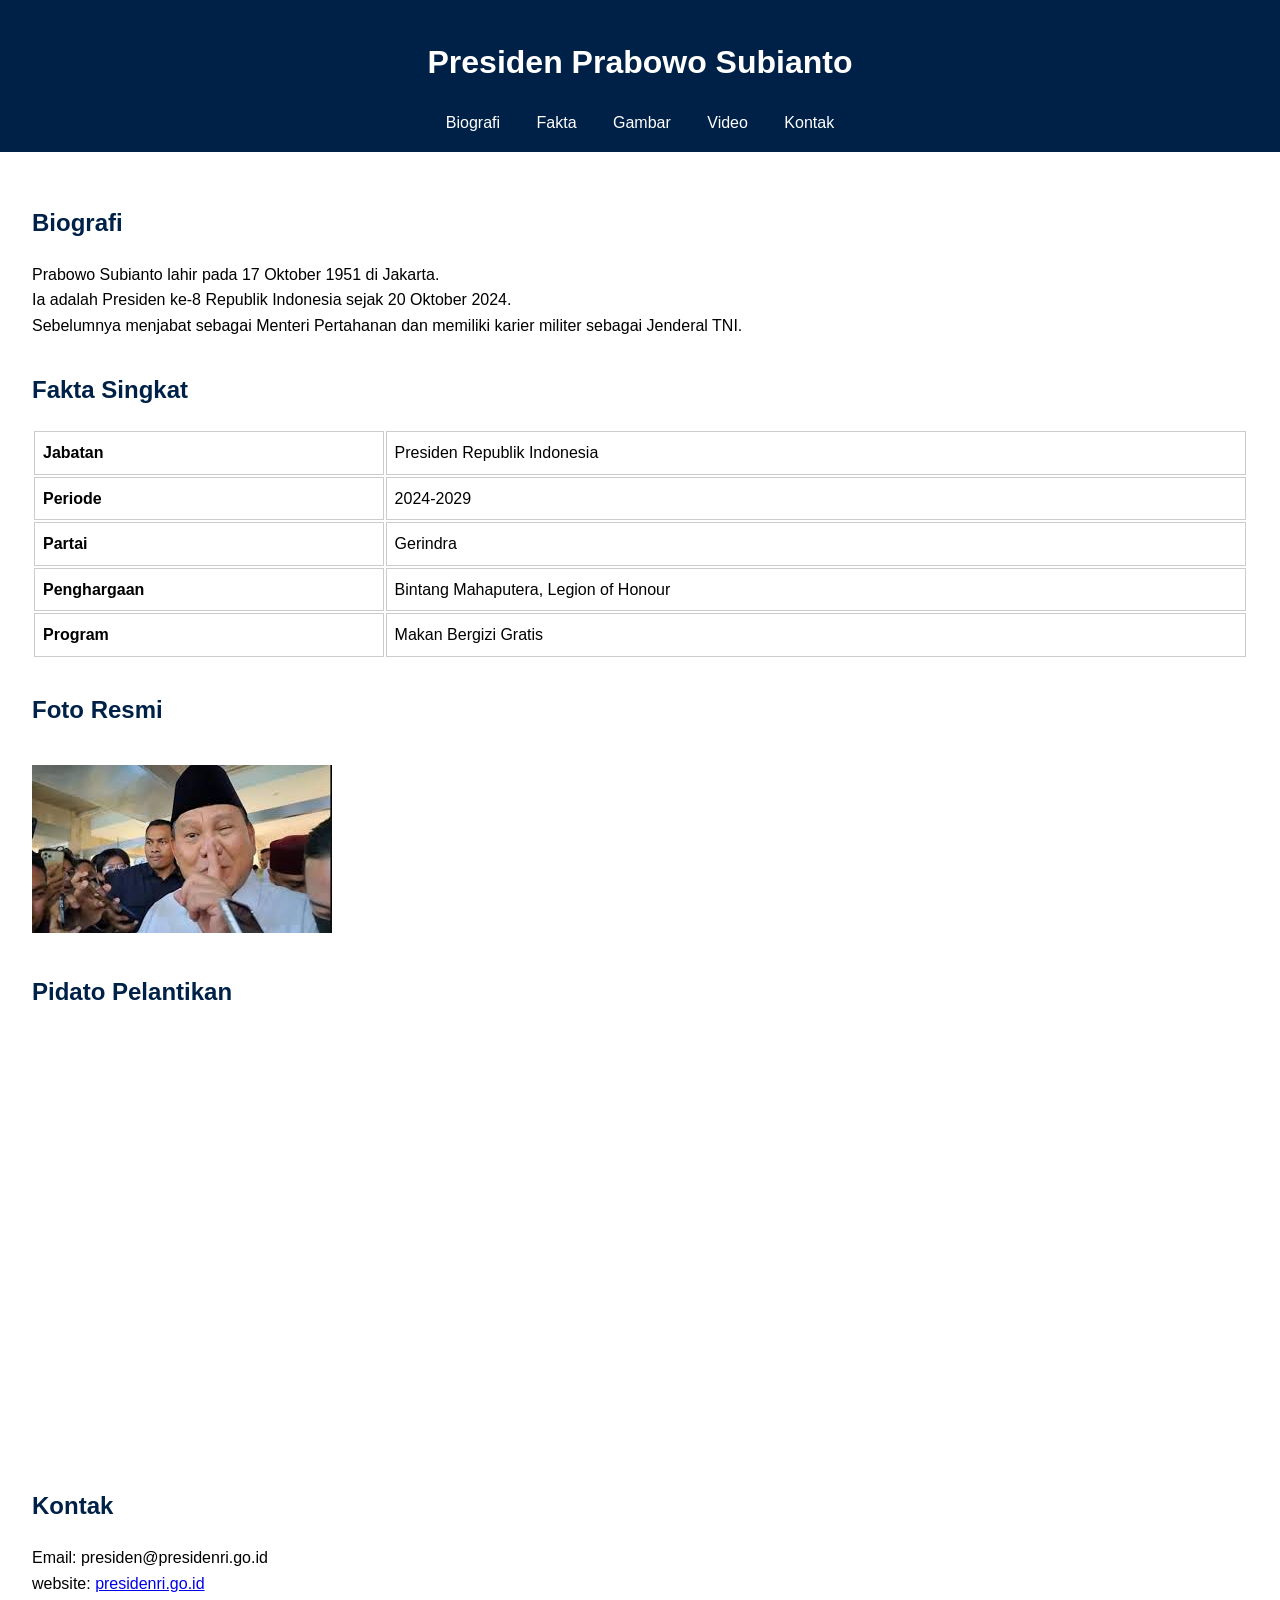
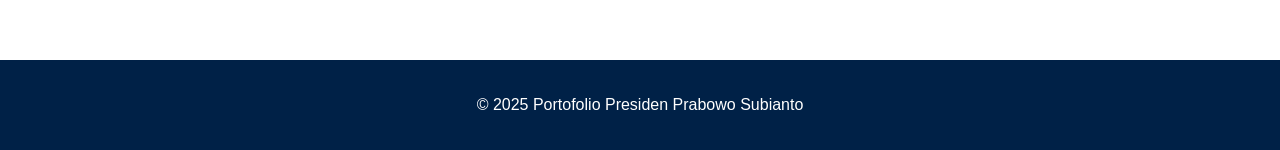
<file: WebProfil.html>
<!DOCTYPE html>
<html lang="en">
<head>
    <meta charset="UTF-8">
    <meta name="viewport" content="width=device-width, initial-scale=1.0">
    <title>Document</title>
    <style>
        body { font-family: Arial, sans-serif; margin: 0; padding: 0; line-height: 1.6; }
        header, footer { background-color: #002147; color: white; text-align: center; padding: 1em; }
        nav a { color: white; margin: 0 1em; text-decoration: none; }
        main {padding: 2em; }
        section { margin-bottom: 2em; }
        h2 { color: #002147; }
        table { width: 100%; border-collapse: collapese; margin-top: 1em; }
        th, td { border: 1px solid #ccc; padding: 0.5em; text-align: left; }
        iframe { width: 100%; height: 400px; margin-top: 1em; }
        img { max-width: 100%; height: auto; margin-top: 1em; }
    </style>
</head>
<body>
    
    <header>
        <h1>Presiden Prabowo Subianto</h1>
        <nav>
            <a href="#biografi">Biografi</a>
            <a href="#fakta">Fakta</a>
            <a href="#gambar">Gambar</a>
            <a href="#video">Video</a>
            <a href="#kontak">Kontak</a>
        </nav>
    </header>
    <main>
        <section id="biografi">
            <h2>Biografi</h2>
            <p>Prabowo Subianto lahir pada 17 Oktober 1951 di Jakarta.<br>
            Ia adalah Presiden ke-8 Republik Indonesia sejak 20 Oktober 2024.<br>
            Sebelumnya menjabat sebagai Menteri Pertahanan dan memiliki karier militer sebagai Jenderal TNI.</p>
        </section>
        <section id="fakta">
            <h2>Fakta Singkat</h2>
            <table>
                <tr>
                    <th>Jabatan</th>
                    <td>Presiden Republik Indonesia</td>
                </tr>
                <tr>
                    <th>Periode</th>
                    <td>2024-2029</td>
                </tr>
                <tr>
                    <th>Partai</th>
                    <td>Gerindra</td>
                </tr>
                <tr>
                    <th>Penghargaan</th>
                    <td>Bintang Mahaputera, Legion of Honour</td>
                </tr>
                <tr>
                    <th>Program</th>
                    <td>Makan Bergizi Gratis</td>
                </tr>
            </table>
        </section>
        <section id="gambar">
            <h2>Foto Resmi</h2>
            <img src="image/Prabowo.jpeg" alt="Foto Prabowo Subianto">
        </section>
        <section id="video">
            <h2>Pidato Pelantikan</h2>
            <iframe width="560" height="315" src="https://www.youtube.com/embed/IX7Kj1Mp0Q0?si=nL2JvqHADWKOrQ68" title="YouTube video player" frameborder="0" allow="accelerometer; autoplay; clipboard-write; encrypted-media; gyroscope; picture-in-picture; web-share" referrerpolicy="strict-origin-when-cross-origin" allowfullscreen></iframe>
        </section>
        <section id="kontak">
            <h2>Kontak</h2>
            <p>Email: presiden@presidenri.go.id<br>
            website: <a href="https://www.presidenri.go.id/" target="_blank">presidenri.go.id</a></p>
        </section>
    </main>
    <footer>
        <p>&copy; 2025 Portofolio Presiden Prabowo Subianto</p>
    </footer>
</body>
</html>
</file>
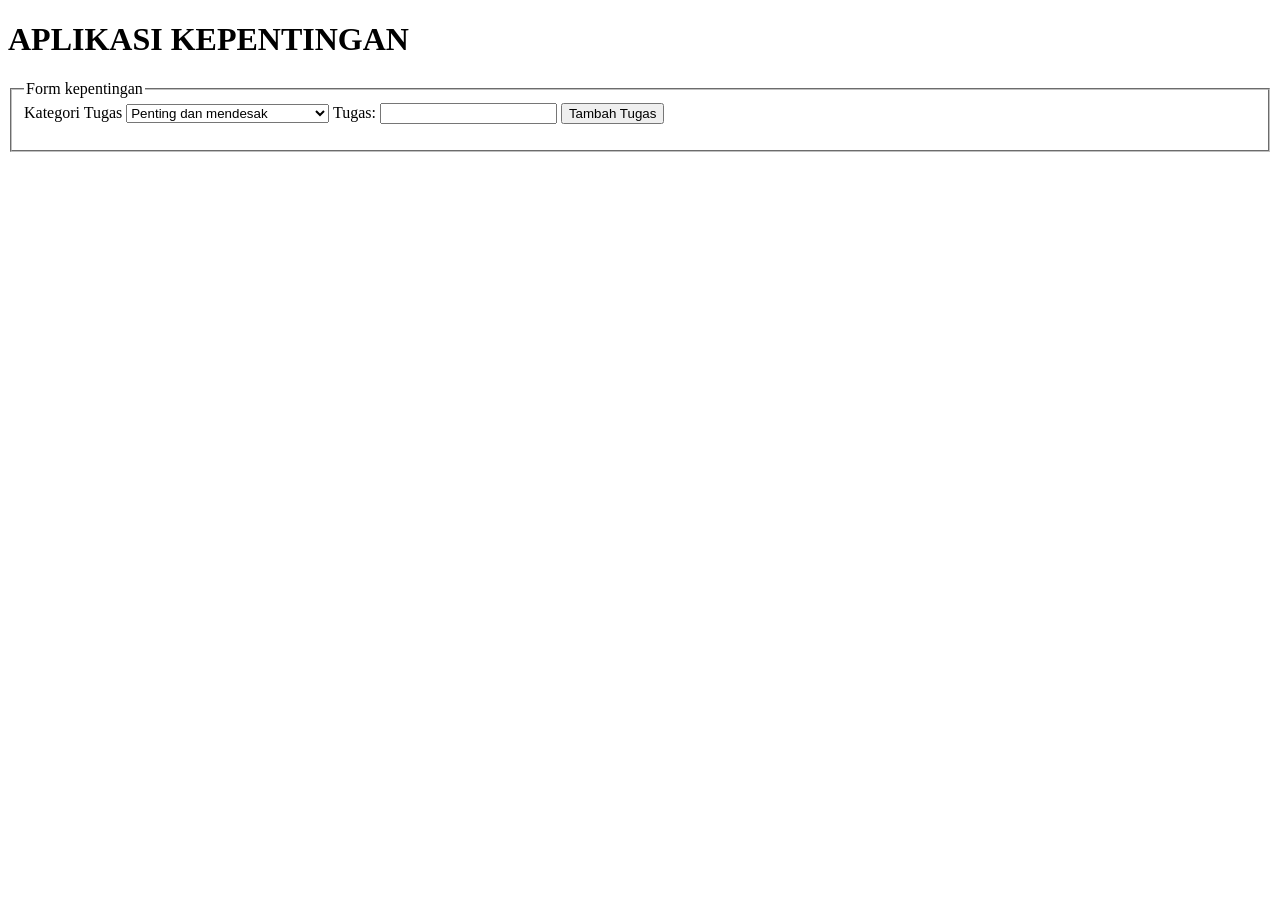
<file: to do list/todo.html>
<!DOCTYPE html>
<html lang="en">
<head>
    <meta charset="UTF-8">
    <meta name="viewport" content="width=device-width, initial-scale=1.0">
    <title>Document</title>
    <link rel="stylesheet" href="todo.css">
</head>
<body>
    <h1>APLIKASI KEPENTINGAN</h1>

    <form >
        <fieldset>
            <legend>Form kepentingan</legend>
                <label for="kepentingan">Kategori Tugas</label>
                <select id="kepentingan">
                    <option value="Pekerjaan Rumah">Penting dan mendesak</option>
                    <option value="Pekerjaan Kantor">Penting tapi tidak mendesak</option>
                    <option value="Pekerjaan Lainnya">Kurang penting tapi mendesak</option>
                </select>

                <label for="tugas">Tugas:</label>
                <input type="text" id="tugas" name="tugas">

                <button id="tambah">Tambah Tugas</button>

                <ul id="tugas-list"></ul>
        </fieldset>
    </form>
    <script src="todo.js"></script>
    
</body>
</html>
</file>
<file: File CSS/stylebandung.css>
* {
  margin: 0;
  padding: 0;
  box-sizing: border-box;
}


body {
  font-family: Arial, Helvetica, sans-serif;
  line-height: 1.6;
  background-color: #f4f6f8;
  color: #333;
}


header {
  background-color: #2c3e50;
  color: white;
  padding: 20px;
}

header h1 {
  font-size: 2.5rem;
}

header p {
  margin-top: 5px;
  font-size: 1rem;
}


nav ul {
  list-style: none;
  display: flex;
  gap: 20px;
  margin-top: 15px;
}

nav a {
  color: white;
  text-decoration: none;
  font-weight: bold;
}

nav a:hover {
  text-decoration: underline;
}


main {
  display: flex;
  gap: 20px;
  padding: 20px;
}


#content {
  flex: 3;
}


article {
  background-color: white;
  padding: 20px;
  margin-bottom: 20px;
  border-radius: 8px;
}

article h2 {
  margin-bottom: 10px;
  color: #2c3e50;
}

article img {
  width: 100%;
  max-height: 300px;
  object-fit: cover;
  border-radius: 6px;
  margin: 10px 0;
}


section {
  margin-top: 20px;
}

section h3 {
  margin-bottom: 8px;
  color: #34495e;
}


aside {
  flex: 1;
}

aside article {
  text-align: center;
}

aside img {
  width: 150px;
  margin: 10px auto;
}


table {
  width: 100%;
  border-collapse: collapse;
  margin-top: 10px;
}

th,
td {
  padding: 8px;
  border-bottom: 1px solid #ddd;
  text-align: left;
}

th {
  background-color: #ecf0f1;
}


footer {
  background-color: #2c3e50;
  color: white;
  text-align: center;
  padding: 15px;
  margin-top: 20px;
}


@media (max-width: 768px) {
  main {
    flex-direction: column;
  }

  nav ul {
    flex-direction: column;
    gap: 10px;
  }
}
</file>
<file: File CSS/style4.css>
* {
  margin: 0;
  padding: 0;
  box-sizing: border-box;
}

#atas {
  display: flex;
  flex-direction: column;
  align-items: center;
  text-align: center;
  box-shadow: 1px;
  background-color: rgb(61, 121, 231);
  color: white;
  height: 140px;
  justify-content: center;
  position: sticky;
  top: 0;
}

body {
  font-family: sans-serif;
  background-color: rgb(112, 162, 255);
}

nav ul {
  list-style: none;
  display: flex;
  gap: 20px;
  margin-top: 15px;
}

nav a {
  color: rgb(255, 255, 255);
  text-decoration: none;
  font-weight: bold;
}

nav ul li a:hover {
  text-decoration: underline;
  background-color: #2c3e50;
}

form {
  background-color: rgb(240, 239, 239);
  padding: 20px;
  margin: auto;
  border-radius: 10px;
  width: 700px;
}

fieldset {
  box-shadow: 0 4px 15px rgba(0, 0, 0, 0.1);
  gap: 20px;
  border-radius: 10px;
  padding: 20px;
  margin: 20px;
}

legend {
  font-size: 22px;
  font-weight: bold;
  margin-bottom: 20px;
  color: #2c3e50;
  text-align: center;
}

div {
  gap: 20px;
  margin: 5px;
  padding: 5px;
}

input#nama-depan {
  width: 300px;
  background-color: rgb(112, 162, 255);
  color: rgb(0, 0, 0);
  text-align: center;
  cursor: pointer;
}
  
input#nama-belakang {
  width: 300px;
  background-color: rgb(112, 162, 255);
  color: rgb(0, 0, 0);
  text-align: center;
  cursor: pointer;
}
  
select#agama {
  width: 300px;
  background-color: rgb(112, 162, 255);
  color: rgb(0, 0, 0);
  text-align: center;
  cursor: pointer;
}
  
input#NIK {
  width: 300px;
  background-color: rgb(112, 162, 255);
  color: rgb(0, 0, 0);
  text-align: center;
  cursor: pointer;
}
    
input#no-telepon {
  width: 300px;
  background-color: rgb(127, 171, 253);
  color: rgb(0, 0, 0);
  text-align: center;
  cursor: pointer;
}

input#email {
  width: 300px;
  background-color: rgb(112, 162, 255);
  color: rgb(0, 0, 0);
  text-align: center;
  cursor: pointer;
}

textarea#alamat {
  width: 300px;
  background-color: rgb(112, 162, 255);
  color: rgb(0, 0, 0);
  text-align: center;
  cursor: pointer;
}

input[name="tempat-lahir"] {
  width: 300px;
  background-color: rgb(112, 162, 255);
  color: rgb(0, 0, 0);
  text-align: center;
  cursor: pointer;
}

input[type="date"] {
  width: 300px;
  background-color: rgb(112, 162, 255);
  color: rgb(0, 0, 0);
  text-align: center;
  cursor: pointer;
}

select#nikah {
  width: 300px;
  background-color: rgb(112, 162, 255);
  color: rgb(0, 0, 0);
  text-align: center;
  cursor: pointer;
}

select {
  width: 100%;
  max-width: 400px;
  padding: 8px;
  border-radius: 5px;
  border: 1px solid #ccc;
}

textarea {
  width: 100%;
  max-width: 400px;
  padding: 8px;
  border-radius: 5px;
  border: 1px solid #ccc;
  resize: none;
}

input[type="radio"],
input[type="checkbox"] {
  margin-right: 5px;
  cursor: pointer;
}

input[type="submit"] {
  background-color: rgb(61, 121, 231);
  color: white;
  border: none;
  padding: 8px 15px;
  border-radius: 5px;
  cursor: pointer;
  transition: 0.3s;
  text-align: center;
}

input[type="submit"]:hover {
  background-color: #2c3e50;
}

form div {
  margin-bottom: 15px;
}
</file>
<file: File CSS/style3.css>
* {
  margin: 0;
  padding: 0;
  box-sizing: border-box;
}

html {
  scroll-behavior: smooth;
}

#atas {
  display: flex;
  flex-direction: column;
  align-items: center;
  text-align: center;
  box-shadow: 1px;
  background-color: rgb(51, 112, 224);
  color: white;
  height: 140px;
  justify-content: center;
  position: sticky;
  top: 0;
}

nav ul {
  list-style: none;
  display: flex;
  gap: 20px;
  margin-top: 15px;
}

nav a {
  color: rgb(255, 255, 255);
  text-decoration: none;
  font-weight: bold;
}

nav ul li a:hover {
  text-decoration: underline;
  background-color: #2c3e50;
}

body {
  font-family: sans-serif;
}

h2,
h3 {
  color: #00a2c6;
}

main {
  width: 95%;
  margin: 0 auto;
  margin-top: 20px;
  
}

article {
  box-shadow: 0 4px 15px rgba(0, 0, 0, 0.1);
  border-radius: 10px;
  display: flex;
  flex-direction: column;
  align-items: center;
  padding: 20px;
  gap: 20px;
  margin: 20px;
}

p {
  line-height: 1.6;
  text-align: justify;
}

img {
  width: 50%;
  border-radius: 20px;
}

section {
  display: flex;
  flex-direction: column;
  
}
  
.opsi {
  display: flex;
  flex-direction: row;
  gap: 20px;
  justify-content: center;
}

.pilihan {
  width: 500px;
  border-radius: 10px;
  padding: 20px;
  box-shadow: 0 4px 15px rgba(0, 0, 0, 0.1);
  text-align: center;
  align-items: center;
  justify-content: center;
  gap: 20px;
}

.bandung {
  display: flex;
  flex-direction: row;
  align-items: center;
  justify-content: center;
  gap: 20px;
}

.under {
  display: flex;
  flex-direction: column;
  align-items: center;
  justify-content: center;
  text-align: center;
  gap: 10px;
}

.tabel {
  display: flex;
  flex-direction: column;
  align-items: center;
  justify-content: center;
  text-align: center;
  gap: 20px;
}

footer {
  display: flex;
  padding: 20px;
  color: white;
  background-color: #00a2c6;
  text-align: center;
  align-items: center;
  justify-content: center;
}
</file>
<file: File CSS/style2.css>
*{box-sizing:border-box;margin:0;padding:0}
html,body{height:100%;font-family:Inter, Arial, sans-serif;line-height:1.5;color:#222}


/* LAYOUT */
.container{max-width:1100px;margin:0 auto;padding:20px}


/* HEADER */
header{background:linear-gradient(90deg,#0f172a,#0b1220);color:#fff}
.topbar{display:flex;align-items:center;justify-content:space-between;padding:18px 20px}
.logo{font-weight:700;font-size:1.25rem}
nav ul{display:flex;gap:18px;list-style:none}
nav a{color:rgba(255,255,255,0.9);text-decoration:none;padding:8px 10px;border-radius:6px}
nav a:hover{background:rgba(255,255,255,0.06)}


/* HERO */
.hero{display:grid;grid-template-columns:1fr;gap:20px;align-items:center;padding:48px 20px}
.hero-inner{display:flex;flex-direction:column;gap:18px}
.headline{font-size:2rem;font-weight:800;color:#fff}
.subhead{color:rgba(255,255,255,0.85);max-width:60%}
.cta{display:inline-block;background:#06b6d4;color:#062023;padding:12px 20px;border-radius:10px;font-weight:700;text-decoration:none}
.hero-image img{width:100%;border-radius:12px}


/* GENERAL SECTIONS */
section{padding:56px 20px}
.section-title{font-size:1.5rem;margin-bottom:12px}
.lead{max-width:70%;margin-bottom:12px;color:#213547}


/* SERVICES */
.services-grid{display:grid;grid-template-columns:repeat(3,1fr);gap:18px;margin-top:18px}
.service-card{background:#fff;border-radius:10px;padding:18px;box-shadow:0 6px 18px rgba(12,18,24,0.06)}
.service-icon{width:48px;height:48px;border-radius:8px;background:linear-gradient(135deg,#06b6d4,#3b82f6);display:flex;align-items:center;justify-content:center;color:white;font-weight:700;margin-bottom:10px}
.service-title{font-weight:700;margin-bottom:6px}
.service-desc{color:#475569}


/* CONTACT FORM */
.contact-form{max-width:700px;background:#fff;padding:18px;border-radius:10px;box-shadow:0 8px 28px rgba(9,15,22,0.06)}
.form-row{display:flex;flex-direction:column;gap:8px;margin-bottom:12px}
label{font-size:0.9rem;color:#0f172a}
input,textarea{width:100%;padding:10px;border-radius:8px;border:1px solid #cbd5e1;font-size:1rem}
textarea{min-height:120px;resize:vertical}
.btn-submit{background:#0b78b5;color:white;border:none;padding:12px 18px;border-radius:8px;font-weight:700;cursor:pointer}
.btn-submit:hover{filter:brightness(0.95)}


/* FOOTER */
footer{background:#0b1220;color:rgba(255,255,255,0.8);padding:20px;text-align:center}
.social a{color:rgba(255,255,255,0.9);text-decoration:none;margin:0 5px}


/* RESPONSIVE */
@media (min-width:800px){
.hero{grid-template-columns:1fr 1fr}
.subhead{max-width:85%}
}


@media (max-width:799px){
.services-grid{grid-template-columns:1fr}
.headline{font-size:1.6rem}
.subhead{max-width:100%}
.topbar{padding:12px}
}
</file>
<file: File CSS/purbalingga.css>
@import url('https://fonts.googleapis.com/css2?family=Montserrat:ital,wght@0,100..900;1,100..900&display=swap');

*{
    font-family: Montserrat, sans-serif;
}

body {
    line-height : 1.6;
    margin : 0;
    padding : 0;
    background-color : #f4f4f4;
}

header, nav, main, section, article{
    border : 2px solid #333;
    margin : 20px;
    padding : 15px;
    background-color : #f4f4f4;
}

header {
    background : red;
    color : white;
    padding : 20px;
    text-align: center;
}

nav ul {
    list-style: none;
    padding: 0;
}

nav ul li {
    display: inline;
    margin: 0 15px;   
}

nav ul li a {
    color: rgb(1, 165, 1);
    text-decoration: none;
}

main {
    padding: 20px;
}

section, article {
    background: white;
    margin-bottom: 20px;
    padding: 10px;
    border-radius: 5px;
    box-shadow: 0 2px 5px rgba(0, 0, 0, 0.1);
}

aside {
    background: #e2e2e2;
    padding: 20px;
    margin: 20px 0;
    border-radius: 5px;
}
footer {
    text-align: center;
    padding: 10px;
    background: #333;
    color: white;
    position: relative;
    bottom: 0;
    width: 100%;
}
iframe{
    display: flex;
    justify-content: center;
    align-items: center;
}
</file>
<file: to do list/todo.css>
.selesai {
    text-decoration: line-through;
    color: gray;
}
</file>
